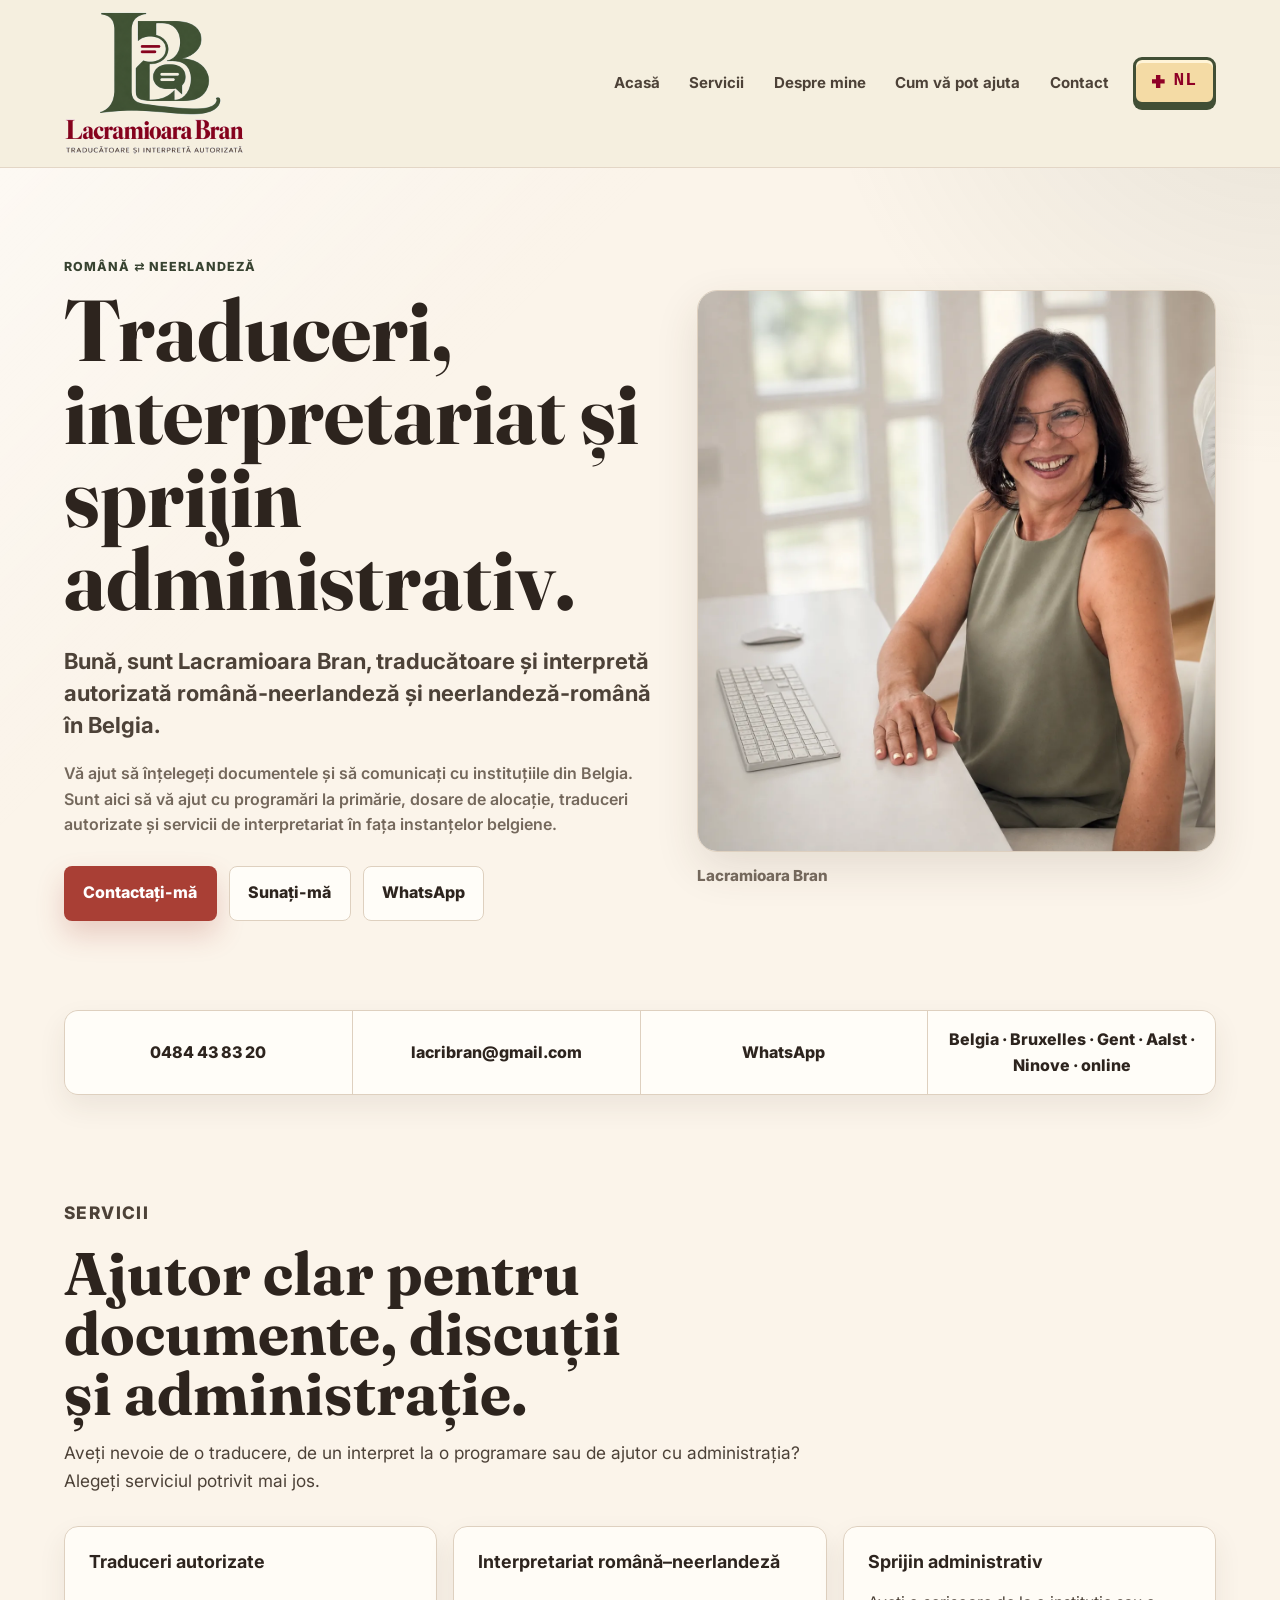
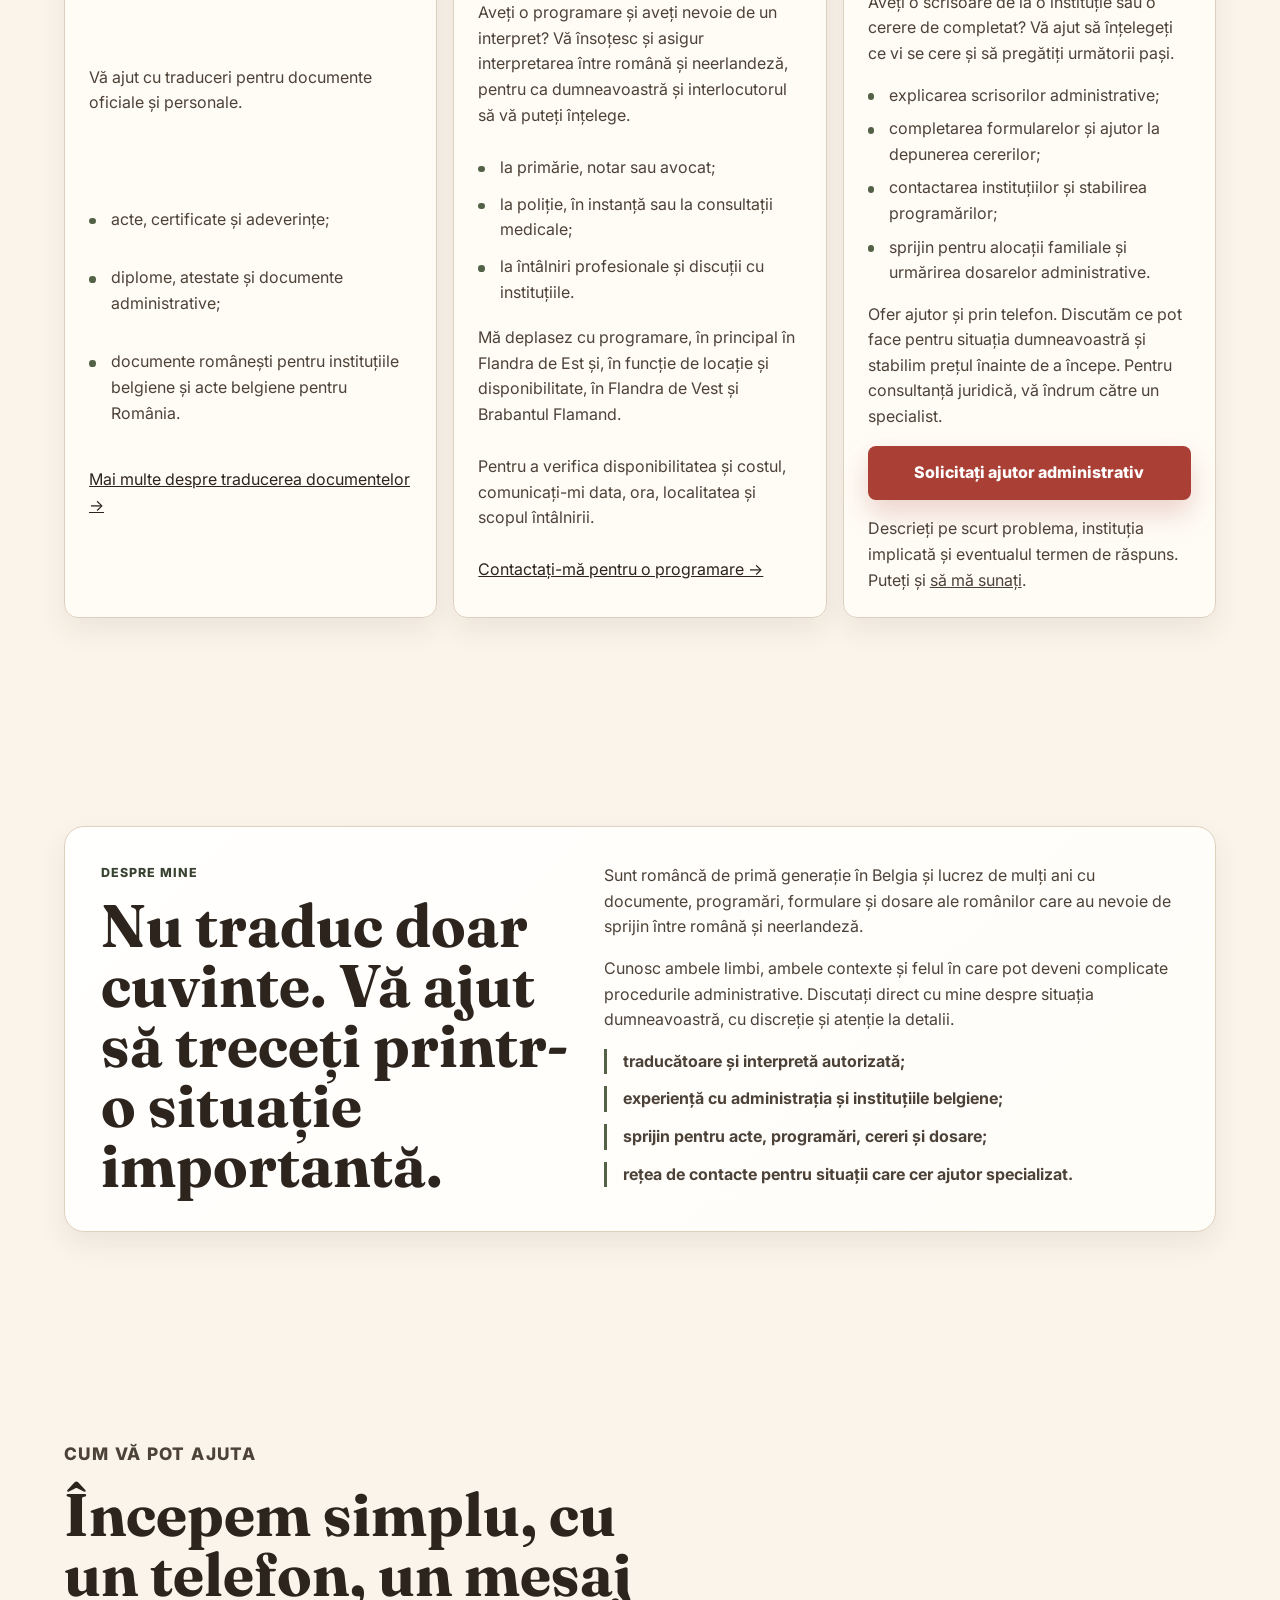
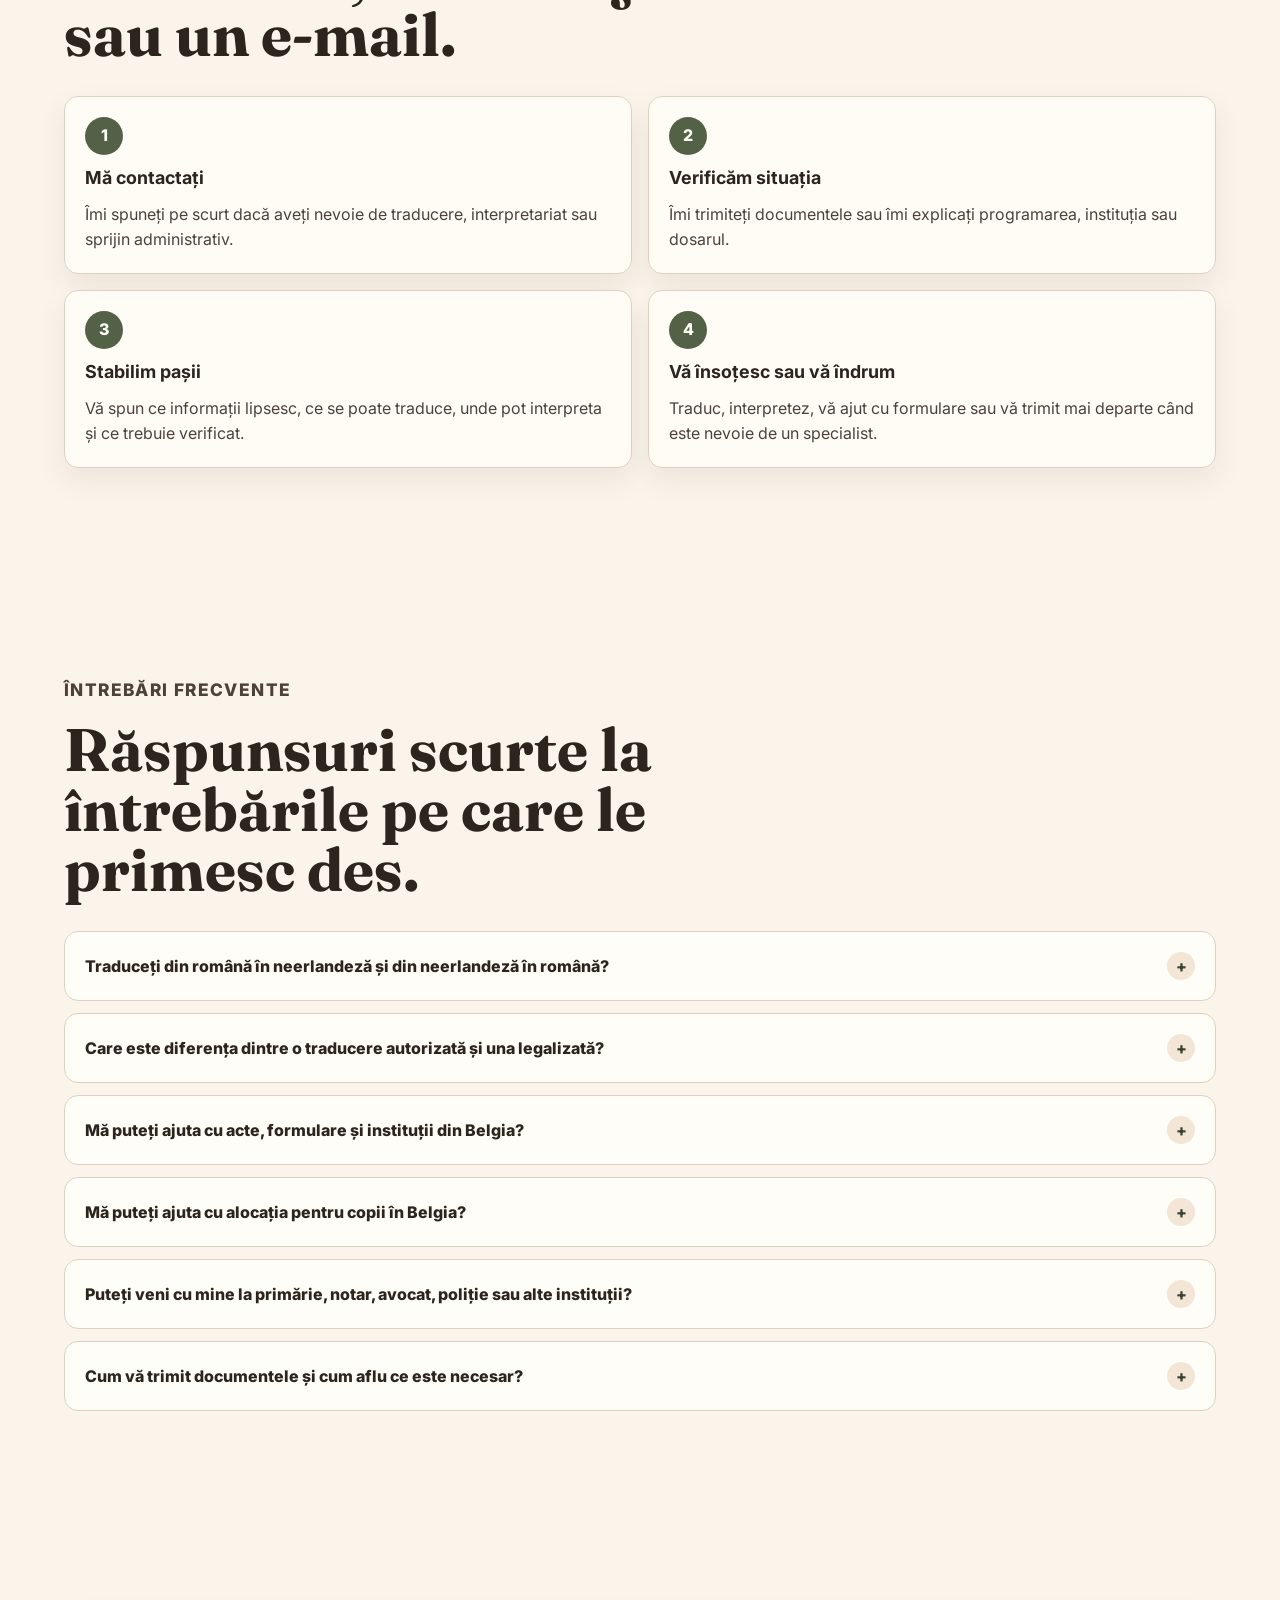
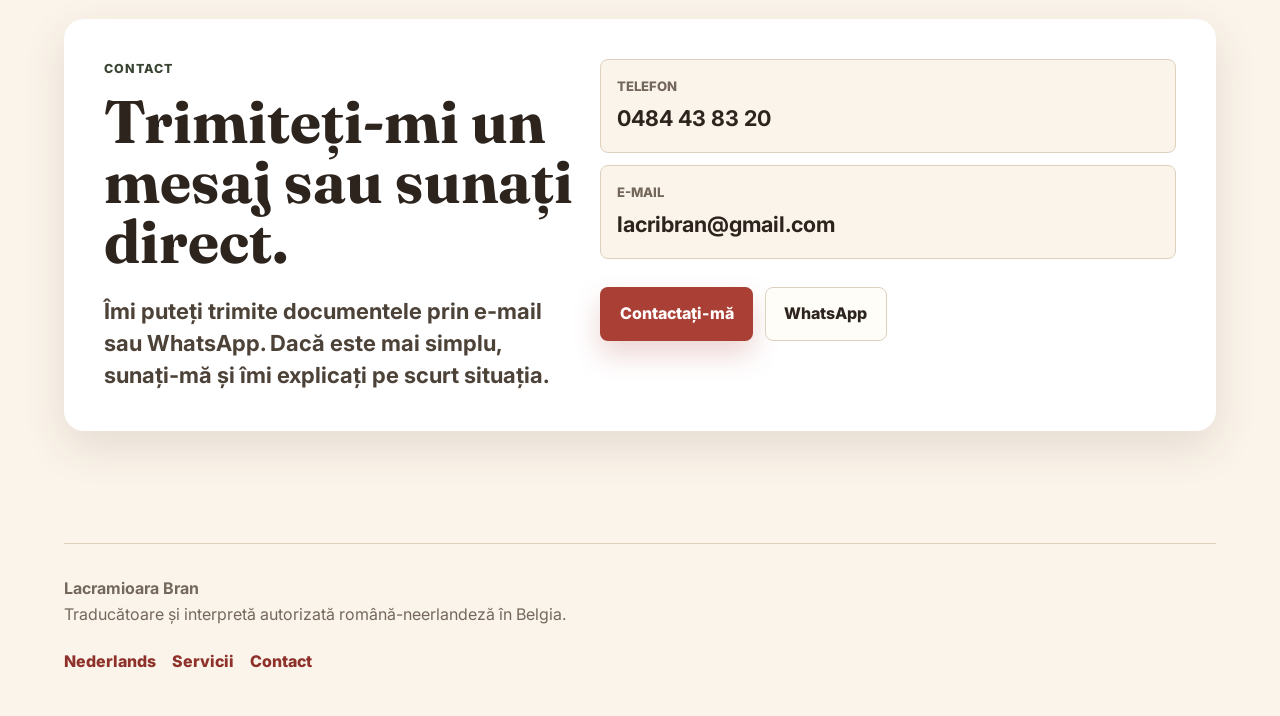
<file: index.html>
<!doctype html>
<html lang="ro">
  <head>
    <meta charset="utf-8">
    <meta name="viewport" content="width=device-width, initial-scale=1">

    <title>Traduceri autorizate Belgia | Lacramioara Bran</title>
    <meta
      name="description"
      content="Traduceri autorizate, interpretariat și sprijin administrativ pentru români în Belgia. Română-neerlandeză, neerlandeză-română, acte, programări și alocații familiale."
    >
    <meta name="theme-color" content="#fbf4ea">
    <meta name="robots" content="index, follow">

    <link rel="canonical" href="https://www.traduceri-belgia.be/">
    <link rel="alternate" hreflang="ro" href="https://www.traduceri-belgia.be/">
    <link rel="alternate" hreflang="nl" href="https://www.traduceri-belgia.be/nl/">
    <link rel="alternate" hreflang="x-default" href="https://www.traduceri-belgia.be/">
    <link rel="icon" href="/favicon.svg" type="image/svg+xml">
    <link rel="preconnect" href="https://fonts.googleapis.com">
    <link rel="preconnect" href="https://fonts.gstatic.com" crossorigin>
    <link
      href="https://fonts.googleapis.com/css2?family=Fraunces:opsz,wght@9..144,600;9..144,700&family=Inter:wght@400;500;600;700;800&display=swap"
      rel="stylesheet"
    >
    <link rel="stylesheet" href="/assets/css/main.css?v=20261018-logo">

    <meta property="og:site_name" content="Lacramioara Bran">
    <meta property="og:title" content="Traduceri autorizate și sprijin pentru acte în Belgia">
    <meta
      property="og:description"
      content="Traducătoare și interpretă autorizată română-neerlandeză pentru traduceri, programări, administrație și alocații familiale în Belgia."
    >
    <meta property="og:type" content="website">
    <meta property="og:url" content="https://www.traduceri-belgia.be/">
    <meta property="og:image" content="https://www.traduceri-belgia.be/assets/images/og-ro.jpg">
    <meta property="og:image:width" content="1200">
    <meta property="og:image:height" content="630">
    <meta property="og:locale" content="ro_RO">

    <meta name="twitter:card" content="summary_large_image">
    <meta name="twitter:title" content="Traduceri autorizate Belgia | Lacramioara Bran">
    <meta
      name="twitter:description"
      content="Traduceri, interpretariat și sprijin administrativ pentru români în Belgia."
    >
    <meta name="twitter:image" content="https://www.traduceri-belgia.be/assets/images/og-ro.jpg">

    <script type="application/ld+json">
      {
        "@context": "https://schema.org",
        "@graph": [
          {
            "@type": "ProfessionalService",
            "@id": "https://www.traduceri-belgia.be/#business",
            "name": "Lacramioara Bran",
            "url": "https://www.traduceri-belgia.be/",
            "image": "https://www.traduceri-belgia.be/assets/images/og-ro.jpg",
            "telephone": "+32484438320",
            "email": "lacribran@gmail.com",
            "areaServed": [
              "Belgia",
              "Bruxelles",
              "Gent",
              "Aalst",
              "Ninove",
              "online"
            ],
            "knowsLanguage": ["ro", "nl"],
            "description": "Traducătoare și interpretă autorizată română-neerlandeză și neerlandeză-română în Belgia.",
            "serviceType": [
              "Traduceri autorizate Belgia",
              "Traduceri acte Belgia",
              "Interpretariat română-neerlandeză",
              "Sprijin administrativ Belgia",
              "Alocații familiale Belgia",
              "Traducător olandeză Belgia"
            ],
            "contactPoint": {
              "@type": "ContactPoint",
              "telephone": "+32484438320",
              "email": "lacribran@gmail.com",
              "contactType": "customer service",
              "availableLanguage": ["Romanian", "Dutch"]
            }
          },
          {
            "@type": "FAQPage",
            "@id": "https://www.traduceri-belgia.be/#intrebari-frecvente",
            "mainEntity": [
              {
                "@type": "Question",
                "name": "Traduceți din română în neerlandeză și din neerlandeză în română?",
                "acceptedAnswer": {
                  "@type": "Answer",
                  "text": "Da. Lucrez în ambele direcții: română-neerlandeză și neerlandeză-română. În Belgia, denumirea oficială este limba neerlandeză. În vorbirea curentă, mulți români folosesc și termenii „olandeză” sau „flamandă”, mai ales când caută online. Dacă aveți acte sau documente pentru Belgia, vă pot ajuta să înțelegeți exact ce traducere este necesară."
                }
              },
              {
                "@type": "Question",
                "name": "Care este diferența dintre o traducere autorizată și una legalizată?",
                "acceptedAnswer": {
                  "@type": "Answer",
                  "text": "O traducere autorizată este realizată de un traducător autorizat sau jurat, în funcție de cerințele documentului și ale instituției. O traducere legalizată poate presupune o etapă formală suplimentară, de exemplu confirmarea semnăturii sau o procedură notarială. Apostila este o altă procedură oficială. Cerințele depind de instituția unde depuneți documentul. Vă pot ajuta să verificați ce vi se cere."
                }
              },
              {
                "@type": "Question",
                "name": "Mă puteți ajuta cu acte, formulare și instituții din Belgia?",
                "acceptedAnswer": {
                  "@type": "Answer",
                  "text": "Da. Vă explic scrisorile administrative, vă ajut să completați formularele și să depuneți cererile, să contactați instituțiile și să stabiliți programări. Ofer sprijin pentru alocații familiale și urmărirea dosarelor administrative. Ajutorul este disponibil și prin telefon. Îmi descrieți situația, instituția implicată și eventualul termen de răspuns; discutăm apoi ce pot face și prețul, înainte de a începe. Pentru consultanță juridică, vă îndrum către un specialist."
                }
              },
              {
                "@type": "Question",
                "name": "Mă puteți ajuta cu alocația pentru copii în Belgia?",
                "acceptedAnswer": {
                  "@type": "Answer",
                  "text": "Da. Am experiență de ani de zile cu dosare pentru alocație pentru copii și alocații familiale în Belgia. Vă pot ajuta să înțelegeți ce documente sunt necesare, să completați formulare, să comunicați cu instituțiile, să pregătiți cererea și să urmăriți dosarul. Fiecare situație poate fi diferită, de aceea este bine să mă contactați cu informațiile și documentele disponibile."
                }
              },
              {
                "@type": "Question",
                "name": "Puteți veni cu mine la primărie, notar, avocat, poliție sau alte instituții?",
                "acceptedAnswer": {
                  "@type": "Answer",
                  "text": "Da, în funcție de disponibilitate, loc și tipul programării. Pot interpreta și vă pot însoți la primărie, notar, avocat, poliție, justiție sau alte instituții unde este nevoie de comunicare clară între română și neerlandeză. Pentru fiecare programare este important să explicați din timp despre ce este vorba, ca să mă pot pregăti corect."
                }
              },
              {
                "@type": "Question",
                "name": "Cum vă trimit documentele și cum aflu ce este necesar?",
                "acceptedAnswer": {
                  "@type": "Answer",
                  "text": "Cel mai simplu este să mă contactați prin telefon, WhatsApp sau e-mail. Spuneți pe scurt de ce aveți nevoie și, dacă este vorba despre documente, trimiteți o copie clară sau explicați despre ce act este vorba. După aceea, vă pot spune ce informații lipsesc, ce pași urmează și dacă este nevoie de traducere, interpretariat, completarea unor formulare sau alt tip de sprijin."
                }
              }
            ]
          }
        ]
      }
    </script>
  </head>

  <body>
    <header class="site-header">
      <div class="header-inner">
        <a class="brand" href="#top" aria-label="Sus">
          <img
            class="brand-logo"
            src="/assets/images/lacramioara-logo-ro.png"
            alt="Lacramioara Bran — traducătoare și interpretă autorizată"
            width="648"
            height="648"
            decoding="async"
            fetchpriority="high"
          >
        </a>

        <nav class="site-nav" aria-label="Navigație principală">
          <a href="#top">Acasă</a>
          <a href="#servicii">Servicii</a>
          <a href="#despre-mine">Despre mine</a>
          <a href="#cum-va-pot-ajuta">Cum vă pot ajuta</a>
          <a href="#contact">Contact</a>
          <a class="language-switch" href="/nl/" hreflang="nl" lang="nl">NL</a>
        </nav>
      </div>
    </header>

    <main id="top">
      <section class="hero" aria-labelledby="hero-title">
        <div class="hero-content">
          <p class="eyebrow">Română ⇄ neerlandeză</p>
          <h1 id="hero-title">Traduceri, interpretariat și sprijin administrativ.</h1>

          <p class="lead">
            Bună, sunt Lacramioara Bran, traducătoare și interpretă
            autorizată română-neerlandeză și neerlandeză-română în Belgia.
          </p>

          <p class="hero-note">
            Vă ajut să înțelegeți documentele și să comunicați cu
            instituțiile din Belgia. Sunt aici să vă ajut cu programări
            la primărie, dosare de alocație, traduceri autorizate și
            servicii de interpretariat în fața instanțelor belgiene.
          </p>

          <div class="hero-actions" aria-label="Contact rapid">
            <a
              class="button button-primary"
              href="mailto:lacribran@gmail.com?subject=Cerere%20traducere%20sau%20sprijin"
            >Contactați-mă</a>
            <a class="button button-secondary" href="tel:+32484438320">Sunați-mă</a>
            <a class="button button-secondary" href="https://wa.me/32484438320">WhatsApp</a>
          </div>
        </div>

        <figure class="hero-media">
          <div class="hero-frame">
            <picture>
              <source
                media="(max-width: 767px)"
                type="image/webp"
                srcset="/assets/images/lacramioara-hero-mobile.webp 840w"
                sizes="calc(100vw - 2rem)"
              >
              <source
                media="(max-width: 767px)"
                srcset="/assets/images/lacramioara-hero-mobile.jpg 840w"
                sizes="calc(100vw - 2rem)"
              >
              <source
                type="image/webp"
                srcset="/assets/images/lacramioara-hero.webp 1200w"
                sizes="(min-width: 928px) 38vw, calc(100vw - 2rem)"
              >
              <img
                class="hero-image"
                src="/assets/images/lacramioara-hero.jpg"
                alt="Lacramioara Bran la birou, traducătoare și interpretă autorizată română-neerlandeză în Belgia"
                width="1200"
                height="1300"
                decoding="async"
                fetchpriority="high"
              >
            </picture>
          </div>
          <figcaption class="photo-caption">Lacramioara Bran</figcaption>
        </figure>
      </section>

      <section class="quick-contact" aria-label="Date de contact rapide">
        <a href="tel:+32484438320">0484 43 83 20</a>
        <a href="mailto:lacribran@gmail.com">lacribran@gmail.com</a>
        <a href="https://wa.me/32484438320">WhatsApp</a>
        <span>Belgia · Bruxelles · Gent · Aalst · Ninove · online</span>
      </section>

      <section class="section" id="servicii" aria-labelledby="servicii-title">
        <div class="section-header">
          <p class="eyebrow">Servicii</p>
          <h2 id="servicii-title">Ajutor clar pentru documente, discuții și administrație.</h2>
          <p>
            Aveți nevoie de o traducere, de un interpret la o programare
            sau de ajutor cu administrația? Alegeți serviciul potrivit mai jos.
          </p>
        </div>

        <div class="services-grid">
          <article class="card service-card">
            <h3>Traduceri autorizate</h3>
            <p>Vă ajut cu traduceri pentru documente oficiale și personale.</p>

            <ul class="service-list">
              <li>acte, certificate și adeverințe;</li>
              <li>diplome, atestate și documente administrative;</li>
              <li>
                documente românești pentru instituțiile belgiene
                și acte belgiene pentru România.
              </li>
            </ul>

            <a href="/traduceri-belgia.html">
              Mai multe despre traducerea documentelor →
            </a>
          </article>

          <article class="card service-card">
            <h3>Interpretariat română–neerlandeză</h3>
            <p>
              Aveți o programare și aveți nevoie de un interpret?
              Vă însoțesc și asigur interpretarea între română și
              neerlandeză, pentru ca dumneavoastră și interlocutorul
              să vă puteți înțelege.
            </p>

            <ul class="service-list">
              <li>la primărie, notar sau avocat;</li>
              <li>la poliție, în instanță sau la consultații medicale;</li>
              <li>la întâlniri profesionale și discuții cu instituțiile.</li>
            </ul>

            <p>
              Mă deplasez cu programare, în principal în Flandra de Est
              și, în funcție de locație și disponibilitate, în Flandra
              de Vest și Brabantul Flamand.
            </p>

            <p>
              Pentru a verifica disponibilitatea și costul, comunicați-mi
              data, ora, localitatea și scopul întâlnirii.
            </p>

            <a href="#contact">Contactați-mă pentru o programare →</a>
          </article>

          <article class="card service-card">
            <h3>Sprijin administrativ</h3>
            <p>
              Aveți o scrisoare de la o instituție sau o cerere de completat?
              Vă ajut să înțelegeți ce vi se cere și să pregătiți următorii pași.
            </p>

            <ul class="service-list">
              <li>explicarea scrisorilor administrative;</li>
              <li>completarea formularelor și ajutor la depunerea cererilor;</li>
              <li>contactarea instituțiilor și stabilirea programărilor;</li>
              <li>
                sprijin pentru alocații familiale și urmărirea
                dosarelor administrative.
              </li>
            </ul>

            <p>
              Ofer ajutor și prin telefon. Discutăm ce pot face pentru
              situația dumneavoastră și stabilim prețul înainte de a începe.
              Pentru consultanță juridică, vă îndrum către un specialist.
            </p>

            <a
              class="button button-primary"
              href="mailto:lacribran@gmail.com?subject=Solicitare%20sprijin%20administrativ"
            >Solicitați ajutor administrativ</a>

            <p>
              Descrieți pe scurt problema, instituția implicată și
              eventualul termen de răspuns.
              Puteți și <a href="tel:+32484438320">să mă sunați</a>.
            </p>
          </article>
        </div>
      </section>

      <section class="section" id="despre-mine" aria-labelledby="despre-title">
        <div class="about-panel card">
          <div>
            <p class="eyebrow">Despre mine</p>
            <h2 id="despre-title">
              Nu traduc doar cuvinte. Vă ajut să treceți printr-o situație importantă.
            </h2>
          </div>

          <div class="about-copy">
            <p>
              Sunt româncă de primă generație în Belgia și lucrez de mulți
              ani cu documente, programări, formulare și dosare ale românilor
              care au nevoie de sprijin între română și neerlandeză.
            </p>

            <p>
              Cunosc ambele limbi, ambele contexte și felul în care pot
              deveni complicate procedurile administrative. Discutați
              direct cu mine despre situația dumneavoastră, cu discreție
              și atenție la detalii.
            </p>

            <ul class="trust-list">
              <li>traducătoare și interpretă autorizată;</li>
              <li>experiență cu administrația și instituțiile belgiene;</li>
              <li>sprijin pentru acte, programări, cereri și dosare;</li>
              <li>rețea de contacte pentru situații care cer ajutor specializat.</li>
            </ul>
          </div>
        </div>
      </section>

      <section
        class="section"
        id="cum-va-pot-ajuta"
        aria-labelledby="proces-title"
      >
        <div class="section-header">
          <p class="eyebrow">Cum vă pot ajuta</p>
          <h2 id="proces-title">
            Începem simplu, cu un telefon, un mesaj sau un e-mail.
          </h2>
        </div>

        <div class="process-grid">
          <article class="card process-card">
            <span class="step-number">1</span>
            <h3>Mă contactați</h3>
            <p>
              Îmi spuneți pe scurt dacă aveți nevoie de traducere,
              interpretariat sau sprijin administrativ.
            </p>
          </article>

          <article class="card process-card">
            <span class="step-number">2</span>
            <h3>Verificăm situația</h3>
            <p>
              Îmi trimiteți documentele sau îmi explicați programarea,
              instituția sau dosarul.
            </p>
          </article>

          <article class="card process-card">
            <span class="step-number">3</span>
            <h3>Stabilim pașii</h3>
            <p>
              Vă spun ce informații lipsesc, ce se poate traduce,
              unde pot interpreta și ce trebuie verificat.
            </p>
          </article>

          <article class="card process-card">
            <span class="step-number">4</span>
            <h3>Vă însoțesc sau vă îndrum</h3>
            <p>
              Traduc, interpretez, vă ajut cu formulare sau vă trimit
              mai departe când este nevoie de un specialist.
            </p>
          </article>
        </div>
      </section>

      <section
        class="section"
        id="intrebari-frecvente"
        aria-labelledby="faq-title"
      >
        <div class="section-header">
          <p class="eyebrow">Întrebări frecvente</p>
          <h2 id="faq-title">
            Răspunsuri scurte la întrebările pe care le primesc des.
          </h2>
        </div>

        <div class="faq-list">
          <details class="faq-item">
            <summary>
              Traduceți din română în neerlandeză și din neerlandeză în română?
            </summary>
            <p>
              Da. Lucrez în ambele direcții: română-neerlandeză și
              neerlandeză-română. În Belgia, denumirea oficială este limba
              neerlandeză. În vorbirea curentă, mulți români folosesc și
              termenii „olandeză” sau „flamandă”, mai ales când caută online.
              Dacă aveți acte sau documente pentru Belgia, vă pot ajuta
              să înțelegeți exact ce traducere este necesară.
            </p>
          </details>

          <details class="faq-item">
            <summary>
              Care este diferența dintre o traducere autorizată și una legalizată?
            </summary>
            <p>
              O traducere autorizată este realizată de un traducător
              autorizat sau jurat, în funcție de cerințele documentului și
              ale instituției. O traducere legalizată poate presupune o
              etapă formală suplimentară, de exemplu confirmarea semnăturii
              sau o procedură notarială. Apostila este o altă procedură
              oficială. Cerințele depind de instituția unde depuneți
              documentul. Vă pot ajuta să verificați ce vi se cere.
            </p>
          </details>

          <details class="faq-item">
            <summary>
              Mă puteți ajuta cu acte, formulare și instituții din Belgia?
            </summary>
            <p>
              Da. Vă explic scrisorile administrative, vă ajut să
              completați formularele și să depuneți cererile, să contactați
              instituțiile și să stabiliți programări. Ofer sprijin pentru
              alocații familiale și urmărirea dosarelor administrative.
              Ajutorul este disponibil și prin telefon. Îmi descrieți
              situația, instituția implicată și eventualul termen de
              răspuns; discutăm apoi ce pot face și prețul, înainte de
              a începe. Pentru consultanță juridică, vă îndrum către
              un specialist.
            </p>
          </details>

          <details class="faq-item">
            <summary>
              Mă puteți ajuta cu alocația pentru copii în Belgia?
            </summary>
            <p>
              Da. Am experiență de ani de zile cu dosare pentru alocație
              pentru copii și alocații familiale în Belgia. Vă pot ajuta
              să înțelegeți ce documente sunt necesare, să completați
              formulare, să comunicați cu instituțiile, să pregătiți
              cererea și să urmăriți dosarul. Fiecare situație poate fi
              diferită, de aceea este bine să mă contactați cu informațiile
              și documentele disponibile.
            </p>
          </details>

          <details class="faq-item">
            <summary>
              Puteți veni cu mine la primărie, notar, avocat, poliție sau alte instituții?
            </summary>
            <p>
              Da, în funcție de disponibilitate, loc și tipul programării.
              Pot interpreta și vă pot însoți la primărie, notar, avocat,
              poliție, justiție sau alte instituții unde este nevoie de
              comunicare clară între română și neerlandeză. Pentru fiecare
              programare este important să explicați din timp despre ce
              este vorba, ca să mă pot pregăti corect.
            </p>
          </details>

          <details class="faq-item">
            <summary>
              Cum vă trimit documentele și cum aflu ce este necesar?
            </summary>
            <p>
              Cel mai simplu este să mă contactați prin telefon, WhatsApp
              sau e-mail. Spuneți pe scurt de ce aveți nevoie și, dacă
              este vorba despre documente, trimiteți o copie clară sau
              explicați despre ce act este vorba. După aceea, vă pot
              spune ce informații lipsesc, ce pași urmează și dacă este
              nevoie de traducere, interpretariat, completarea unor
              formulare sau alt tip de sprijin.
            </p>
          </details>
        </div>
      </section>

      <section
        class="section contact-section"
        id="contact"
        aria-labelledby="contact-title"
      >
        <div class="contact-panel">
          <div>
            <p class="eyebrow">Contact</p>
            <h2 id="contact-title">Trimiteți-mi un mesaj sau sunați direct.</h2>
            <p class="lead">
              Îmi puteți trimite documentele prin e-mail sau WhatsApp.
              Dacă este mai simplu, sunați-mă și îmi explicați pe scurt situația.
            </p>
          </div>

          <div>
            <div class="contact-lines">
              <a class="contact-line" href="tel:+32484438320">
                <span>Telefon</span>
                <strong>0484 43 83 20</strong>
              </a>

              <a class="contact-line" href="mailto:lacribran@gmail.com">
                <span>E-mail</span>
                <strong>lacribran@gmail.com</strong>
              </a>
            </div>

            <div class="contact-actions">
              <a
                class="button button-primary"
                href="mailto:lacribran@gmail.com?subject=Cerere%20traducere%20sau%20sprijin"
              >Contactați-mă</a>
              <a
                class="button button-secondary"
                href="https://wa.me/32484438320"
              >WhatsApp</a>
            </div>
          </div>
        </div>
      </section>
    </main>

    <footer class="site-footer">
      <div>
        <strong>Lacramioara Bran</strong><br>
        Traducătoare și interpretă autorizată română-neerlandeză în Belgia.
      </div>

      <nav class="footer-links" aria-label="Linkuri secundare">
        <a href="/nl/" hreflang="nl" lang="nl">Nederlands</a>
        <a href="#servicii">Servicii</a>
        <a href="#contact">Contact</a>
      </nav>
    </footer>
  </body>
</html>
</file>
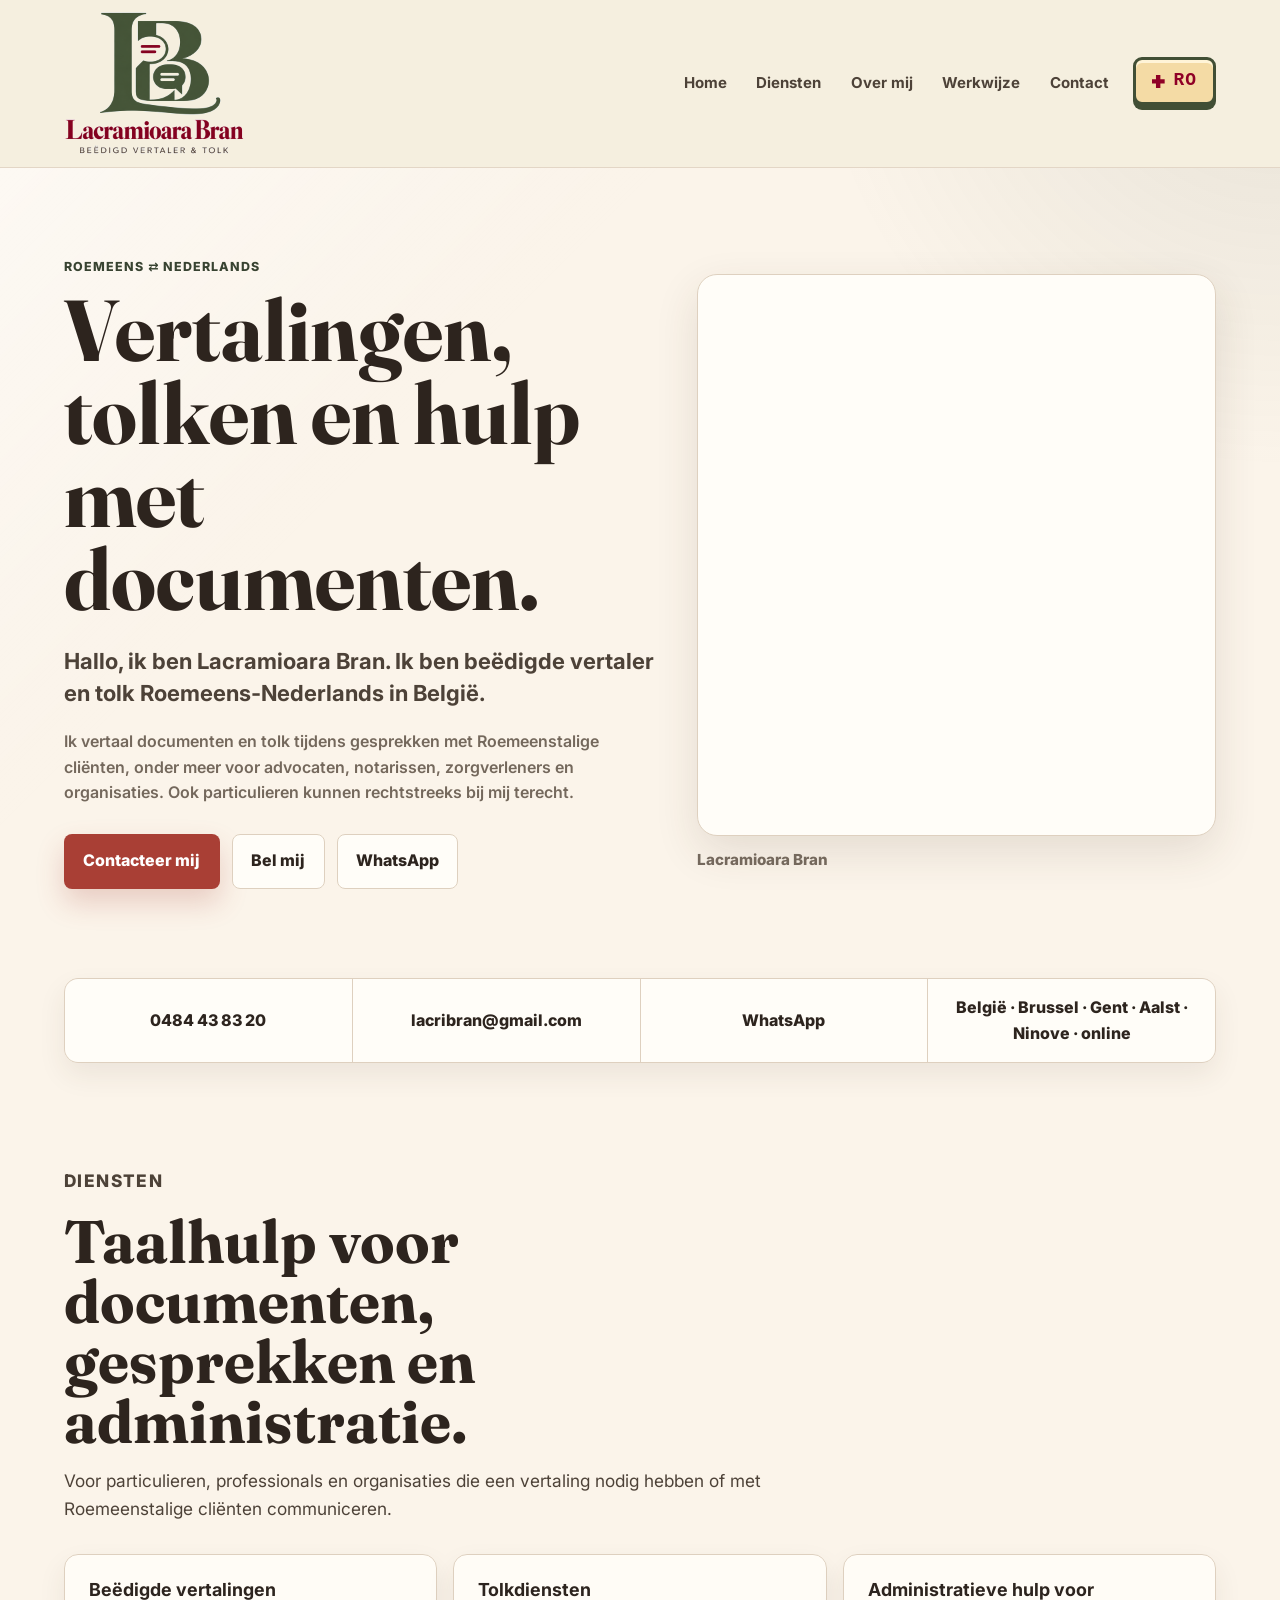
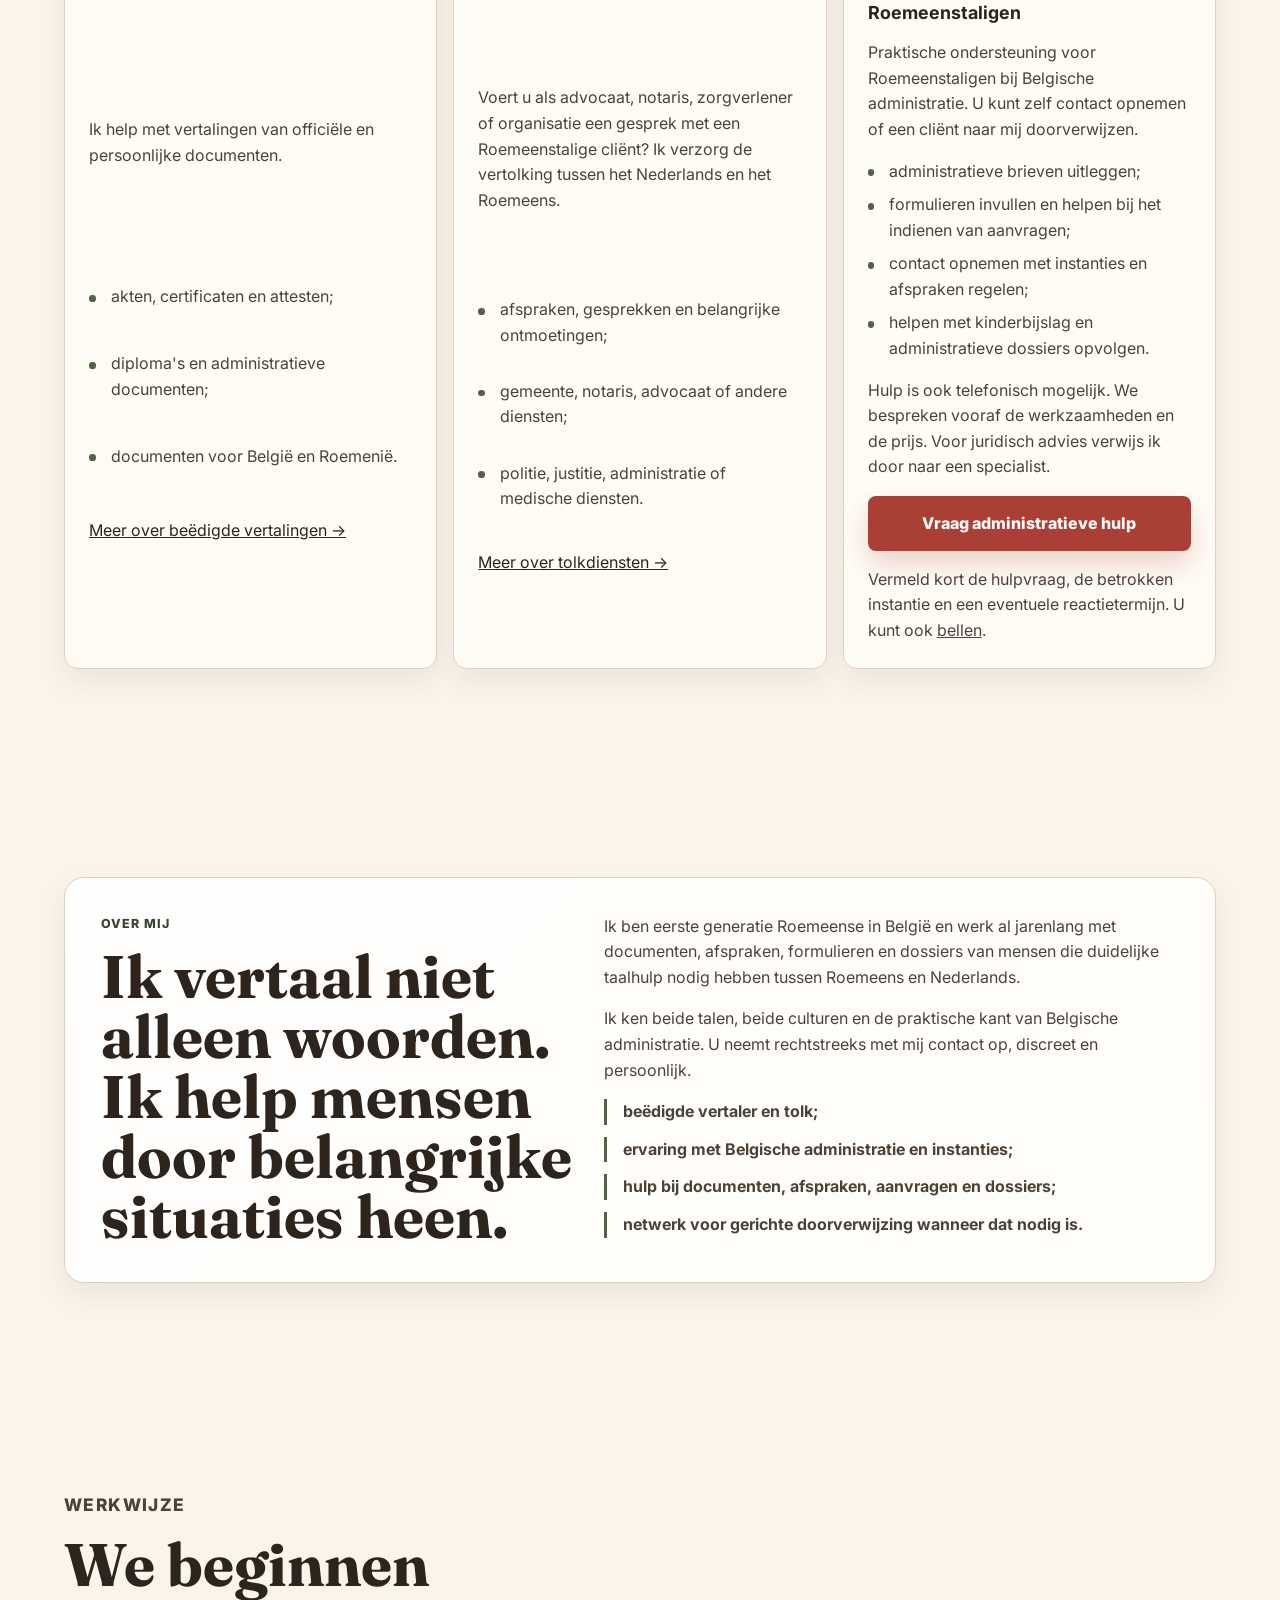
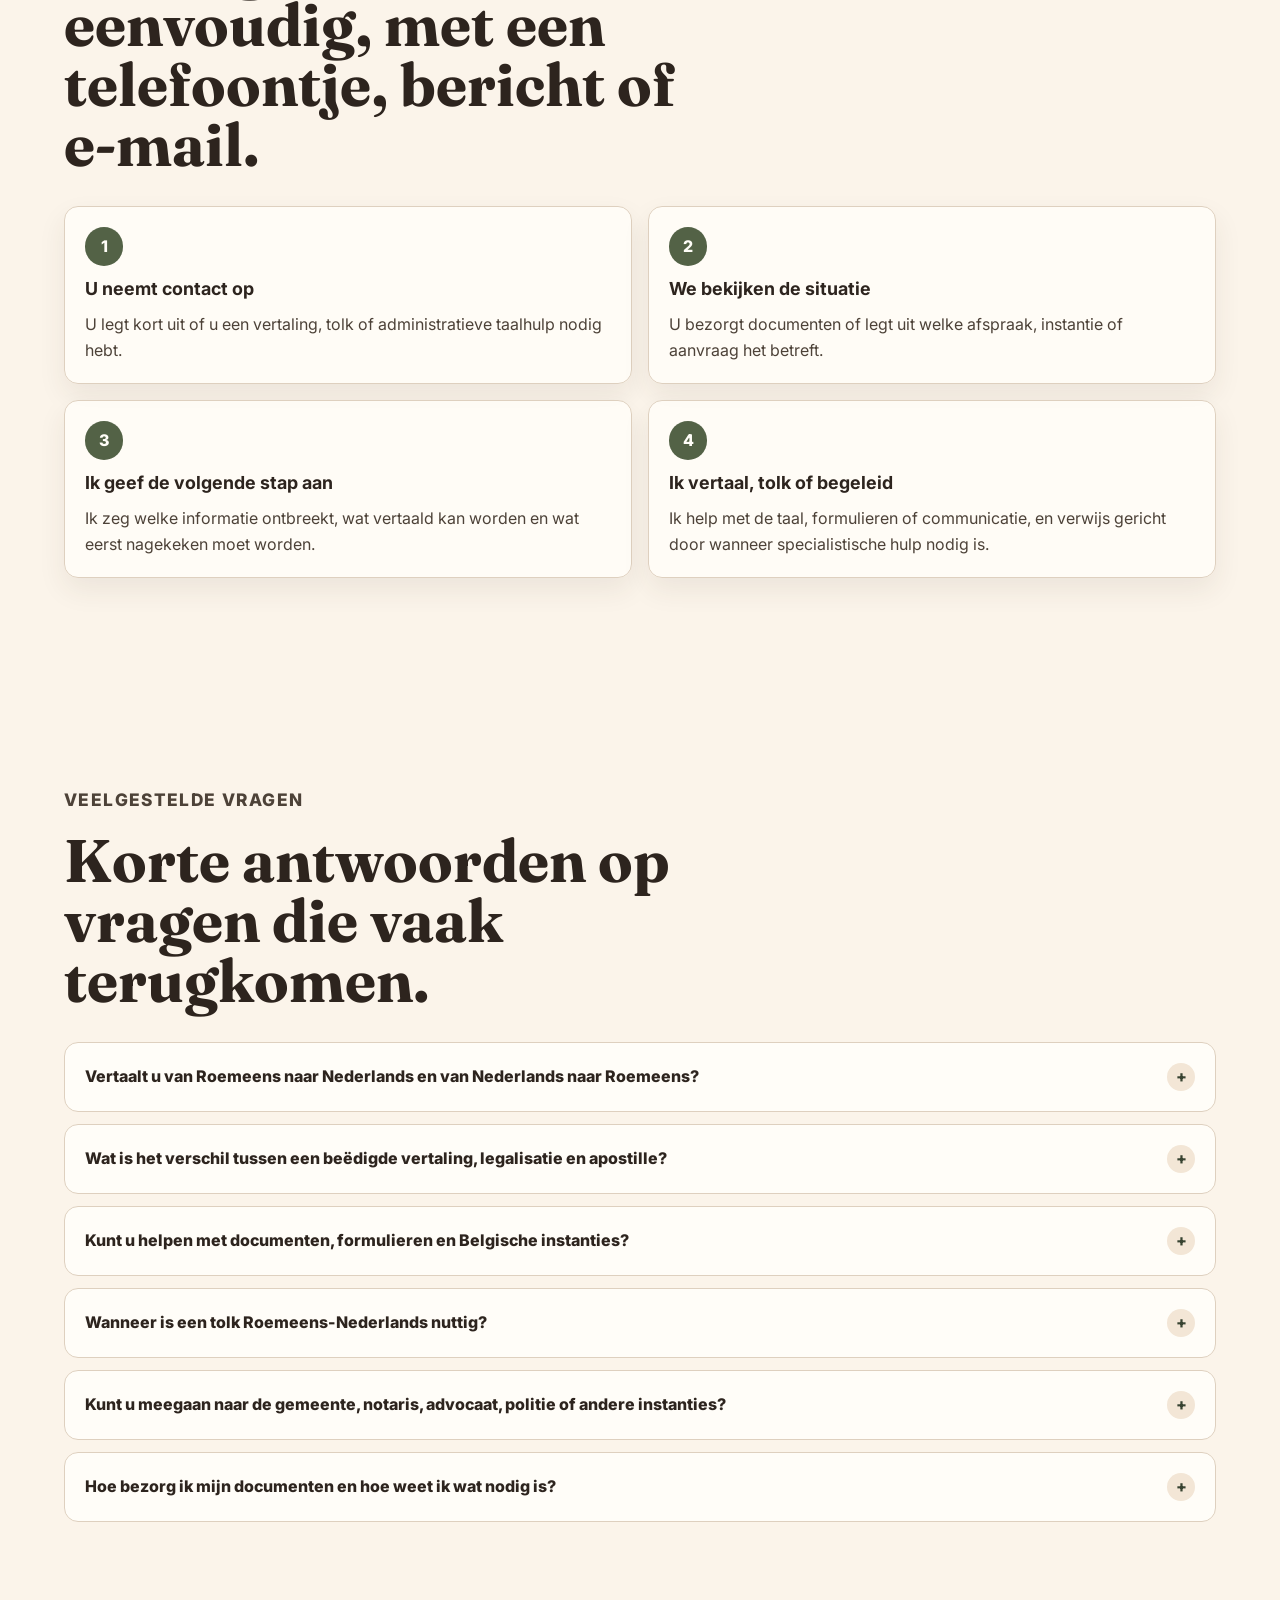
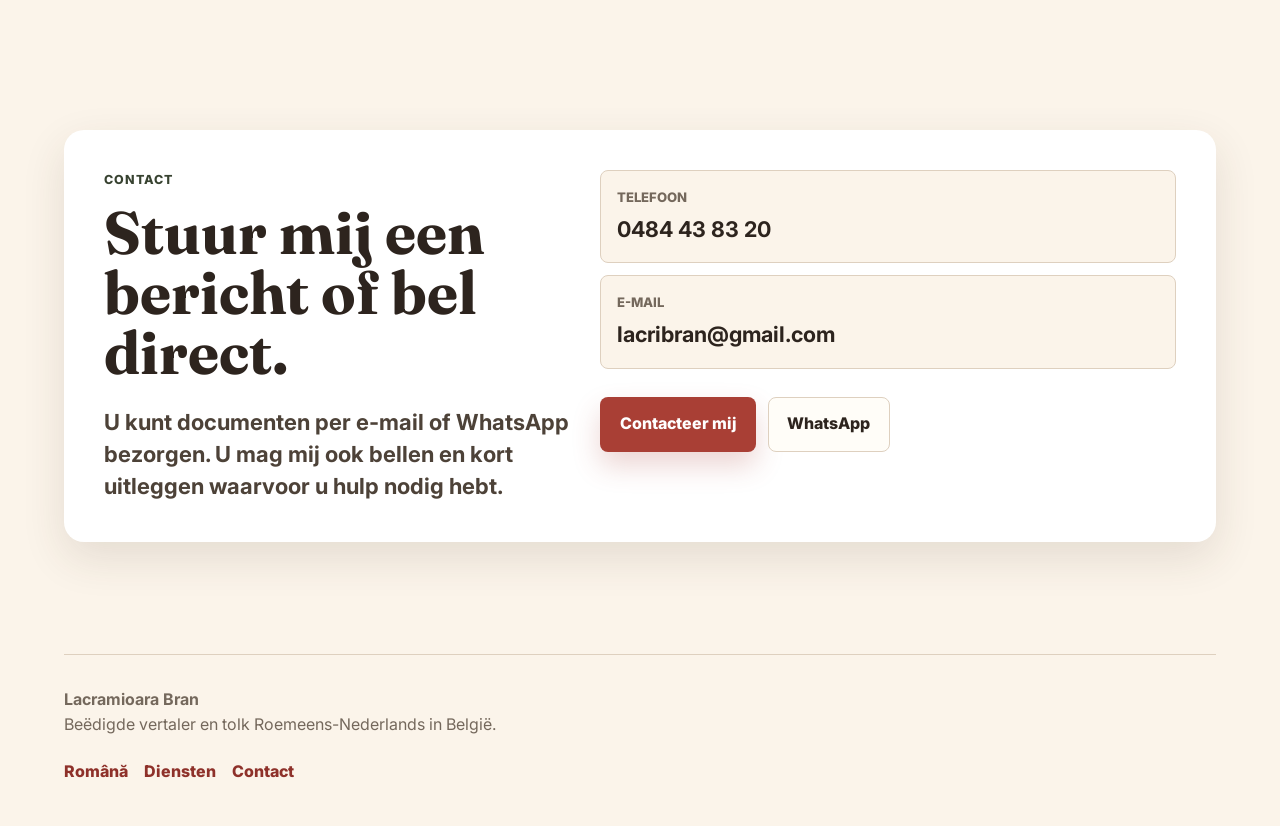
<file: nl/index.html>
<!doctype html>
<html lang="nl">
  <head>
    <meta charset="utf-8">
    <meta name="viewport" content="width=device-width, initial-scale=1">

    <title>Beëdigde vertaler en tolk Roemeens-Nederlands | Lacramioara Bran</title>
    <meta
      name="description"
      content="Beëdigde vertalingen, tolkdiensten en administratieve taalhulp Roemeens-Nederlands in België. Lacramioara Bran helpt met documenten, afspraken en Belgische instanties."
    >
    <meta name="theme-color" content="#fbf4ea">
    <meta name="robots" content="index, follow">

    <link rel="canonical" href="https://www.traduceri-belgia.be/nl/">
    <link rel="alternate" hreflang="ro" href="https://www.traduceri-belgia.be/">
    <link rel="alternate" hreflang="nl" href="https://www.traduceri-belgia.be/nl/">
    <link rel="alternate" hreflang="x-default" href="https://www.traduceri-belgia.be/">
    <link rel="icon" href="/favicon.svg" type="image/svg+xml">
    <link rel="preconnect" href="https://fonts.googleapis.com">
    <link rel="preconnect" href="https://fonts.gstatic.com" crossorigin>
    <link
      href="https://fonts.googleapis.com/css2?family=Fraunces:opsz,wght@9..144,600;9..144,700&family=Inter:wght@400;500;600;700;800&display=swap"
      rel="stylesheet"
    >
    <link rel="stylesheet" href="/assets/css/main.css?v=20261018-logo">

    <meta property="og:site_name" content="Lacramioara Bran">
    <meta property="og:title" content="Beëdigde vertaler en tolk Roemeens-Nederlands">
    <meta
      property="og:description"
      content="Vertalingen, tolken en administratieve taalhulp tussen Roemeens en Nederlands in België."
    >
    <meta property="og:type" content="website">
    <meta property="og:url" content="https://www.traduceri-belgia.be/nl/">
    <meta property="og:image" content="https://www.traduceri-belgia.be/assets/images/og-nl.jpg">
    <meta property="og:image:width" content="1200">
    <meta property="og:image:height" content="630">
    <meta property="og:locale" content="nl_BE">

    <meta name="twitter:card" content="summary_large_image">
    <meta name="twitter:title" content="Beëdigde vertaler en tolk Roemeens-Nederlands">
    <meta
      name="twitter:description"
      content="Vertalingen, tolken en administratieve taalhulp Roemeens-Nederlands in België."
    >
    <meta name="twitter:image" content="https://www.traduceri-belgia.be/assets/images/og-nl.jpg">

    <script type="application/ld+json">
      {
        "@context": "https://schema.org",
        "@graph": [
          {
            "@type": "ProfessionalService",
            "@id": "https://www.traduceri-belgia.be/nl/#business",
            "name": "Lacramioara Bran",
            "url": "https://www.traduceri-belgia.be/nl/",
            "image": "https://www.traduceri-belgia.be/assets/images/og-nl.jpg",
            "telephone": "+32484438320",
            "email": "lacribran@gmail.com",
            "areaServed": [
              "België",
              "Brussel",
              "Gent",
              "Aalst",
              "Ninove",
              "online"
            ],
            "knowsLanguage": ["ro", "nl"],
            "description": "Beëdigde vertaler en tolk Roemeens-Nederlands en Nederlands-Roemeens in België.",
            "serviceType": [
              "Beëdigde vertaler Roemeens Nederlands",
              "Beëdigde tolk Roemeens Nederlands",
              "Vertaler Nederlands Roemeens",
              "Administratieve taalhulp",
              "Kinderbijslag België"
            ],
            "contactPoint": {
              "@type": "ContactPoint",
              "telephone": "+32484438320",
              "email": "lacribran@gmail.com",
              "contactType": "customer service",
              "availableLanguage": ["Romanian", "Dutch"]
            }
          },
          {
            "@type": "FAQPage",
            "@id": "https://www.traduceri-belgia.be/nl/#veelgestelde-vragen",
            "mainEntity": [
              {
                "@type": "Question",
                "name": "Vertaalt u van Roemeens naar Nederlands en van Nederlands naar Roemeens?",
                "acceptedAnswer": {
                  "@type": "Answer",
                  "text": "Ja. Ik vertaal documenten tussen Roemeens en Nederlands. Als u niet zeker weet welk type vertaling nodig is, kan ik mee bekijken wat de ontvangende instantie vraagt."
                }
              },
              {
                "@type": "Question",
                "name": "Wat is het verschil tussen een beëdigde vertaling, legalisatie en apostille?",
                "acceptedAnswer": {
                  "@type": "Answer",
                  "text": "Een beëdigde of geautoriseerde vertaling wordt gemaakt door een bevoegde vertaler. Soms vraagt een instantie daarnaast een bijkomende formele stap, zoals een legalisatie van een handtekening of een notariële bevestiging. Een apostille is nog een andere officiële procedure. Wat nodig is, hangt af van het document en van de instantie waar u het indient. Ik kan helpen nagaan wat gevraagd wordt."
                }
              },
              {
                "@type": "Question",
                "name": "Kunt u helpen met documenten, formulieren en Belgische instanties?",
                "acceptedAnswer": {
                  "@type": "Answer",
                  "text": "Ja. Ik ondersteun Roemeenstaligen bij Belgische administratie: brieven uitleggen, formulieren invullen, helpen bij het indienen van aanvragen, contact opnemen met instanties en afspraken regelen. Ik help ook met kinderbijslag en de opvolging van administratieve dossiers. Dit kan ook telefonisch. Vermeld de hulpvraag, de betrokken instantie en een eventuele reactietermijn. We bespreken vooraf de werkzaamheden en de prijs. Voor juridisch advies verwijs ik door naar een specialist."
                }
              },
              {
                "@type": "Question",
                "name": "Wanneer is een tolk Roemeens-Nederlands nuttig?",
                "acceptedAnswer": {
                  "@type": "Answer",
                  "text": "Als u als advocaat, notaris, dienstverlener of particulier een gesprek hebt met iemand die Roemeens spreekt, kan ik helpen om de communicatie duidelijk en rustig te laten verlopen. Ik tolk tussen Roemeens en Nederlands tijdens afspraken en gesprekken, afhankelijk van beschikbaarheid en de aard van de situatie."
                }
              },
              {
                "@type": "Question",
                "name": "Kunt u meegaan naar de gemeente, notaris, advocaat, politie of andere instanties?",
                "acceptedAnswer": {
                  "@type": "Answer",
                  "text": "Ja, afhankelijk van beschikbaarheid, plaats en aard van de afspraak. Ik kan tolken en begeleiden bij de gemeente, notaris, advocaat, politie, justitie of andere instanties waar duidelijke communicatie tussen Roemeens en Nederlands nodig is. Het is belangrijk om vooraf kort uit te leggen waarvoor de afspraak dient, zodat ik mij goed kan voorbereiden."
                }
              },
              {
                "@type": "Question",
                "name": "Hoe bezorg ik mijn documenten en hoe weet ik wat nodig is?",
                "acceptedAnswer": {
                  "@type": "Answer",
                  "text": "Neem eerst contact op via telefoon, WhatsApp of e-mail. Leg kort uit waarvoor u hulp nodig hebt. Als het om documenten gaat, kunt u een duidelijke kopie bezorgen of uitleggen om welk document het gaat. Daarna kan ik aangeven welke informatie nog nodig is, welke stappen volgen en of vertaling, tolken, formulieren of administratieve begeleiding aangewezen zijn."
                }
              }
            ]
          }
        ]
      }
    </script>
  </head>

  <body>
    <header class="site-header">
      <div class="header-inner">
        <a class="brand" href="#top" aria-label="Naar boven">
          <img
            class="brand-logo"
            src="/assets/images/lacramioara-logo.png"
            alt="Lacramioara Bran — beëdigd vertaler &amp; tolk"
            width="648"
            height="648"
            decoding="async"
            fetchpriority="high"
          >
        </a>

        <nav class="site-nav" aria-label="Hoofdnavigatie">
          <a href="#top">Home</a>
          <a href="#diensten">Diensten</a>
          <a href="#over-mij">Over mij</a>
          <a href="#werkwijze">Werkwijze</a>
          <a href="#contact">Contact</a>
          <a class="language-switch" href="/" hreflang="ro" lang="ro">RO</a>
        </nav>
      </div>
    </header>

    <main id="top">
      <section class="hero" aria-labelledby="hero-title">
        <div class="hero-content">
          <p class="eyebrow">Roemeens ⇄ Nederlands</p>
          <h1 id="hero-title">Vertalingen, tolken en hulp met documenten.</h1>

          <p class="lead">
            Hallo, ik ben Lacramioara Bran. Ik ben beëdigde vertaler
            en tolk Roemeens-Nederlands in België.
          </p>

          <p class="hero-note">
            Ik vertaal documenten en tolk tijdens gesprekken met
            Roemeenstalige cliënten, onder meer voor advocaten, notarissen,
            zorgverleners en organisaties. Ook particulieren kunnen
            rechtstreeks bij mij terecht.
          </p>

          <div class="hero-actions" aria-label="Snel contact">
            <a
              class="button button-primary"
              href="mailto:lacribran@gmail.com?subject=Aanvraag%20vertaling%20of%20taalhulp"
            >Contacteer mij</a>
            <a class="button button-secondary" href="tel:+32484438320">Bel mij</a>
            <a class="button button-secondary" href="https://wa.me/32484438320">WhatsApp</a>
          </div>
        </div>

        <figure class="hero-media">
          <div class="hero-frame">
            <picture>
              <source
                media="(max-width: 767px)"
                type="image/webp"
                srcset="/assets/images/lacramioara-hero-mobile.webp 840w"
                sizes="calc(100vw - 2rem)"
              >
              <source
                media="(max-width: 767px)"
                srcset="/assets/images/lacramioara-hero-mobile.jpg 840w"
                sizes="calc(100vw - 2rem)"
              >
              <source
                type="image/webp"
                srcset="/assets/images/lacramioara-hero.webp 1200w"
                sizes="(min-width: 928px) 38vw, calc(100vw - 2rem)"
              >
              <img
                class="hero-image"
                src="/assets/images/lacramioara-hero.jpg"
                alt="Lacramioara Bran aan haar bureau, beëdigde vertaler en tolk Roemeens-Nederlands in België"
                width="1200"
                height="1300"
                decoding="async"
                fetchpriority="high"
              >
            </picture>
          </div>
          <figcaption class="photo-caption">Lacramioara Bran</figcaption>
        </figure>
      </section>

      <section class="quick-contact" aria-label="Snelle contactgegevens">
        <a href="tel:+32484438320">0484 43 83 20</a>
        <a href="mailto:lacribran@gmail.com">lacribran@gmail.com</a>
        <a href="https://wa.me/32484438320">WhatsApp</a>
        <span>België · Brussel · Gent · Aalst · Ninove · online</span>
      </section>

      <section class="section" id="diensten" aria-labelledby="diensten-title">
        <div class="section-header">
          <p class="eyebrow">Diensten</p>
          <h2 id="diensten-title">
            Taalhulp voor documenten, gesprekken en administratie.
          </h2>
          <p>
            Voor particulieren, professionals en organisaties die een
            vertaling nodig hebben of met Roemeenstalige cliënten communiceren.
          </p>
        </div>

        <div class="services-grid">
          <article class="card service-card">
            <h3>Beëdigde vertalingen</h3>
            <p>
              Ik help met vertalingen van officiële en persoonlijke documenten.
            </p>

            <ul class="service-list">
              <li>akten, certificaten en attesten;</li>
              <li>diploma's en administratieve documenten;</li>
              <li>documenten voor België en Roemenië.</li>
            </ul>

            <a href="/vertaler-nederlands-roemeens.html">
              Meer over beëdigde vertalingen →
            </a>
          </article>

          <article class="card service-card">
            <h3>Tolkdiensten</h3>
            <p>
              Voert u als advocaat, notaris, zorgverlener of organisatie
              een gesprek met een Roemeenstalige cliënt? Ik verzorg de
              vertolking tussen het Nederlands en het Roemeens.
            </p>

            <ul class="service-list">
              <li>afspraken, gesprekken en belangrijke ontmoetingen;</li>
              <li>gemeente, notaris, advocaat of andere diensten;</li>
              <li>politie, justitie, administratie of medische diensten.</li>
            </ul>

            <a href="/tolk-roemeens-nederlands.html">
              Meer over tolkdiensten →
            </a>
          </article>

          <article class="card service-card">
            <h3>Administratieve hulp voor Roemeenstaligen</h3>
            <p>
              Praktische ondersteuning voor Roemeenstaligen bij Belgische
              administratie. U kunt zelf contact opnemen of een cliënt
              naar mij doorverwijzen.
            </p>

            <ul class="service-list">
              <li>administratieve brieven uitleggen;</li>
              <li>formulieren invullen en helpen bij het indienen van aanvragen;</li>
              <li>contact opnemen met instanties en afspraken regelen;</li>
              <li>helpen met kinderbijslag en administratieve dossiers opvolgen.</li>
            </ul>

            <p>
              Hulp is ook telefonisch mogelijk. We bespreken vooraf de
              werkzaamheden en de prijs. Voor juridisch advies verwijs
              ik door naar een specialist.
            </p>

            <a
              class="button button-primary"
              href="mailto:lacribran@gmail.com?subject=Aanvraag%20administratieve%20hulp"
            >Vraag administratieve hulp</a>

            <p>
              Vermeld kort de hulpvraag, de betrokken instantie en een
              eventuele reactietermijn.
              U kunt ook <a href="tel:+32484438320">bellen</a>.
            </p>
          </article>
        </div>
      </section>

      <section class="section" id="over-mij" aria-labelledby="over-title">
        <div class="about-panel card">
          <div>
            <p class="eyebrow">Over mij</p>
            <h2 id="over-title">
              Ik vertaal niet alleen woorden. Ik help mensen door
              belangrijke situaties heen.
            </h2>
          </div>

          <div class="about-copy">
            <p>
              Ik ben eerste generatie Roemeense in België en werk al
              jarenlang met documenten, afspraken, formulieren en dossiers
              van mensen die duidelijke taalhulp nodig hebben tussen
              Roemeens en Nederlands.
            </p>

            <p>
              Ik ken beide talen, beide culturen en de praktische kant
              van Belgische administratie. U neemt rechtstreeks met
              mij contact op, discreet en persoonlijk.
            </p>

            <ul class="trust-list">
              <li>beëdigde vertaler en tolk;</li>
              <li>ervaring met Belgische administratie en instanties;</li>
              <li>hulp bij documenten, afspraken, aanvragen en dossiers;</li>
              <li>netwerk voor gerichte doorverwijzing wanneer dat nodig is.</li>
            </ul>
          </div>
        </div>
      </section>

      <section
        class="section"
        id="werkwijze"
        aria-labelledby="werkwijze-title"
      >
        <div class="section-header">
          <p class="eyebrow">Werkwijze</p>
          <h2 id="werkwijze-title">
            We beginnen eenvoudig, met een telefoontje, bericht of e-mail.
          </h2>
        </div>

        <div class="process-grid">
          <article class="card process-card">
            <span class="step-number">1</span>
            <h3>U neemt contact op</h3>
            <p>
              U legt kort uit of u een vertaling, tolk of administratieve
              taalhulp nodig hebt.
            </p>
          </article>

          <article class="card process-card">
            <span class="step-number">2</span>
            <h3>We bekijken de situatie</h3>
            <p>
              U bezorgt documenten of legt uit welke afspraak, instantie
              of aanvraag het betreft.
            </p>
          </article>

          <article class="card process-card">
            <span class="step-number">3</span>
            <h3>Ik geef de volgende stap aan</h3>
            <p>
              Ik zeg welke informatie ontbreekt, wat vertaald kan worden
              en wat eerst nagekeken moet worden.
            </p>
          </article>

          <article class="card process-card">
            <span class="step-number">4</span>
            <h3>Ik vertaal, tolk of begeleid</h3>
            <p>
              Ik help met de taal, formulieren of communicatie, en verwijs
              gericht door wanneer specialistische hulp nodig is.
            </p>
          </article>
        </div>
      </section>

      <section
        class="section"
        id="veelgestelde-vragen"
        aria-labelledby="faq-title"
      >
        <div class="section-header">
          <p class="eyebrow">Veelgestelde vragen</p>
          <h2 id="faq-title">
            Korte antwoorden op vragen die vaak terugkomen.
          </h2>
        </div>

        <div class="faq-list">
          <details class="faq-item">
            <summary>
              Vertaalt u van Roemeens naar Nederlands en van Nederlands naar Roemeens?
            </summary>
            <p>
              Ja. Ik vertaal documenten tussen Roemeens en Nederlands.
              Als u niet zeker weet welk type vertaling nodig is,
              kan ik mee bekijken wat de ontvangende instantie vraagt.
            </p>
          </details>

          <details class="faq-item">
            <summary>
              Wat is het verschil tussen een beëdigde vertaling, legalisatie en apostille?
            </summary>
            <p>
              Een beëdigde of geautoriseerde vertaling wordt gemaakt door
              een bevoegde vertaler. Soms vraagt een instantie daarnaast
              een bijkomende formele stap, zoals een legalisatie van een
              handtekening of een notariële bevestiging. Een apostille is
              nog een andere officiële procedure. Wat nodig is, hangt af
              van het document en van de instantie waar u het indient.
              Ik kan helpen nagaan wat gevraagd wordt.
            </p>
          </details>

          <details class="faq-item">
            <summary>
              Kunt u helpen met documenten, formulieren en Belgische instanties?
            </summary>
            <p>
              Ja. Ik ondersteun Roemeenstaligen bij Belgische administratie:
              brieven uitleggen, formulieren invullen, helpen bij het
              indienen van aanvragen, contact opnemen met instanties en
              afspraken regelen. Ik help ook met kinderbijslag en de
              opvolging van administratieve dossiers. Dit kan ook telefonisch.
              Vermeld de hulpvraag, de betrokken instantie en een eventuele
              reactietermijn. We bespreken vooraf de werkzaamheden en de
              prijs. Voor juridisch advies verwijs ik door naar een specialist.
            </p>
          </details>

          <details class="faq-item">
            <summary>Wanneer is een tolk Roemeens-Nederlands nuttig?</summary>
            <p>
              Als u als advocaat, notaris, dienstverlener of particulier
              een gesprek hebt met iemand die Roemeens spreekt, kan ik
              helpen om de communicatie duidelijk en rustig te laten
              verlopen. Ik tolk tussen Roemeens en Nederlands tijdens
              afspraken en gesprekken, afhankelijk van beschikbaarheid
              en de aard van de situatie.
            </p>
          </details>

          <details class="faq-item">
            <summary>
              Kunt u meegaan naar de gemeente, notaris, advocaat, politie of andere instanties?
            </summary>
            <p>
              Ja, afhankelijk van beschikbaarheid, plaats en aard van de
              afspraak. Ik kan tolken en begeleiden bij de gemeente,
              notaris, advocaat, politie, justitie of andere instanties
              waar duidelijke communicatie tussen Roemeens en Nederlands
              nodig is. Het is belangrijk om vooraf kort uit te leggen
              waarvoor de afspraak dient, zodat ik mij goed kan voorbereiden.
            </p>
          </details>

          <details class="faq-item">
            <summary>Hoe bezorg ik mijn documenten en hoe weet ik wat nodig is?</summary>
            <p>
              Neem eerst contact op via telefoon, WhatsApp of e-mail.
              Leg kort uit waarvoor u hulp nodig hebt. Als het om documenten
              gaat, kunt u een duidelijke kopie bezorgen of uitleggen om
              welk document het gaat. Daarna kan ik aangeven welke informatie
              nog nodig is, welke stappen volgen en of vertaling, tolken,
              formulieren of administratieve begeleiding aangewezen zijn.
            </p>
          </details>
        </div>
      </section>

      <section
        class="section contact-section"
        id="contact"
        aria-labelledby="contact-title"
      >
        <div class="contact-panel">
          <div>
            <p class="eyebrow">Contact</p>
            <h2 id="contact-title">Stuur mij een bericht of bel direct.</h2>
            <p class="lead">
              U kunt documenten per e-mail of WhatsApp bezorgen. U mag mij
              ook bellen en kort uitleggen waarvoor u hulp nodig hebt.
            </p>
          </div>

          <div>
            <div class="contact-lines">
              <a class="contact-line" href="tel:+32484438320">
                <span>Telefoon</span>
                <strong>0484 43 83 20</strong>
              </a>

              <a class="contact-line" href="mailto:lacribran@gmail.com">
                <span>E-mail</span>
                <strong>lacribran@gmail.com</strong>
              </a>
            </div>

            <div class="contact-actions">
              <a
                class="button button-primary"
                href="mailto:lacribran@gmail.com?subject=Aanvraag%20vertaling%20of%20taalhulp"
              >Contacteer mij</a>
              <a
                class="button button-secondary"
                href="https://wa.me/32484438320"
              >WhatsApp</a>
            </div>
          </div>
        </div>
      </section>
    </main>

    <footer class="site-footer">
      <div>
        <strong>Lacramioara Bran</strong><br>
        Beëdigde vertaler en tolk Roemeens-Nederlands in België.
      </div>

      <nav class="footer-links" aria-label="Secundaire links">
        <a href="/" hreflang="ro" lang="ro">Română</a>
        <a href="#diensten">Diensten</a>
        <a href="#contact">Contact</a>
      </nav>
    </footer>
  </body>
</html>
</file>
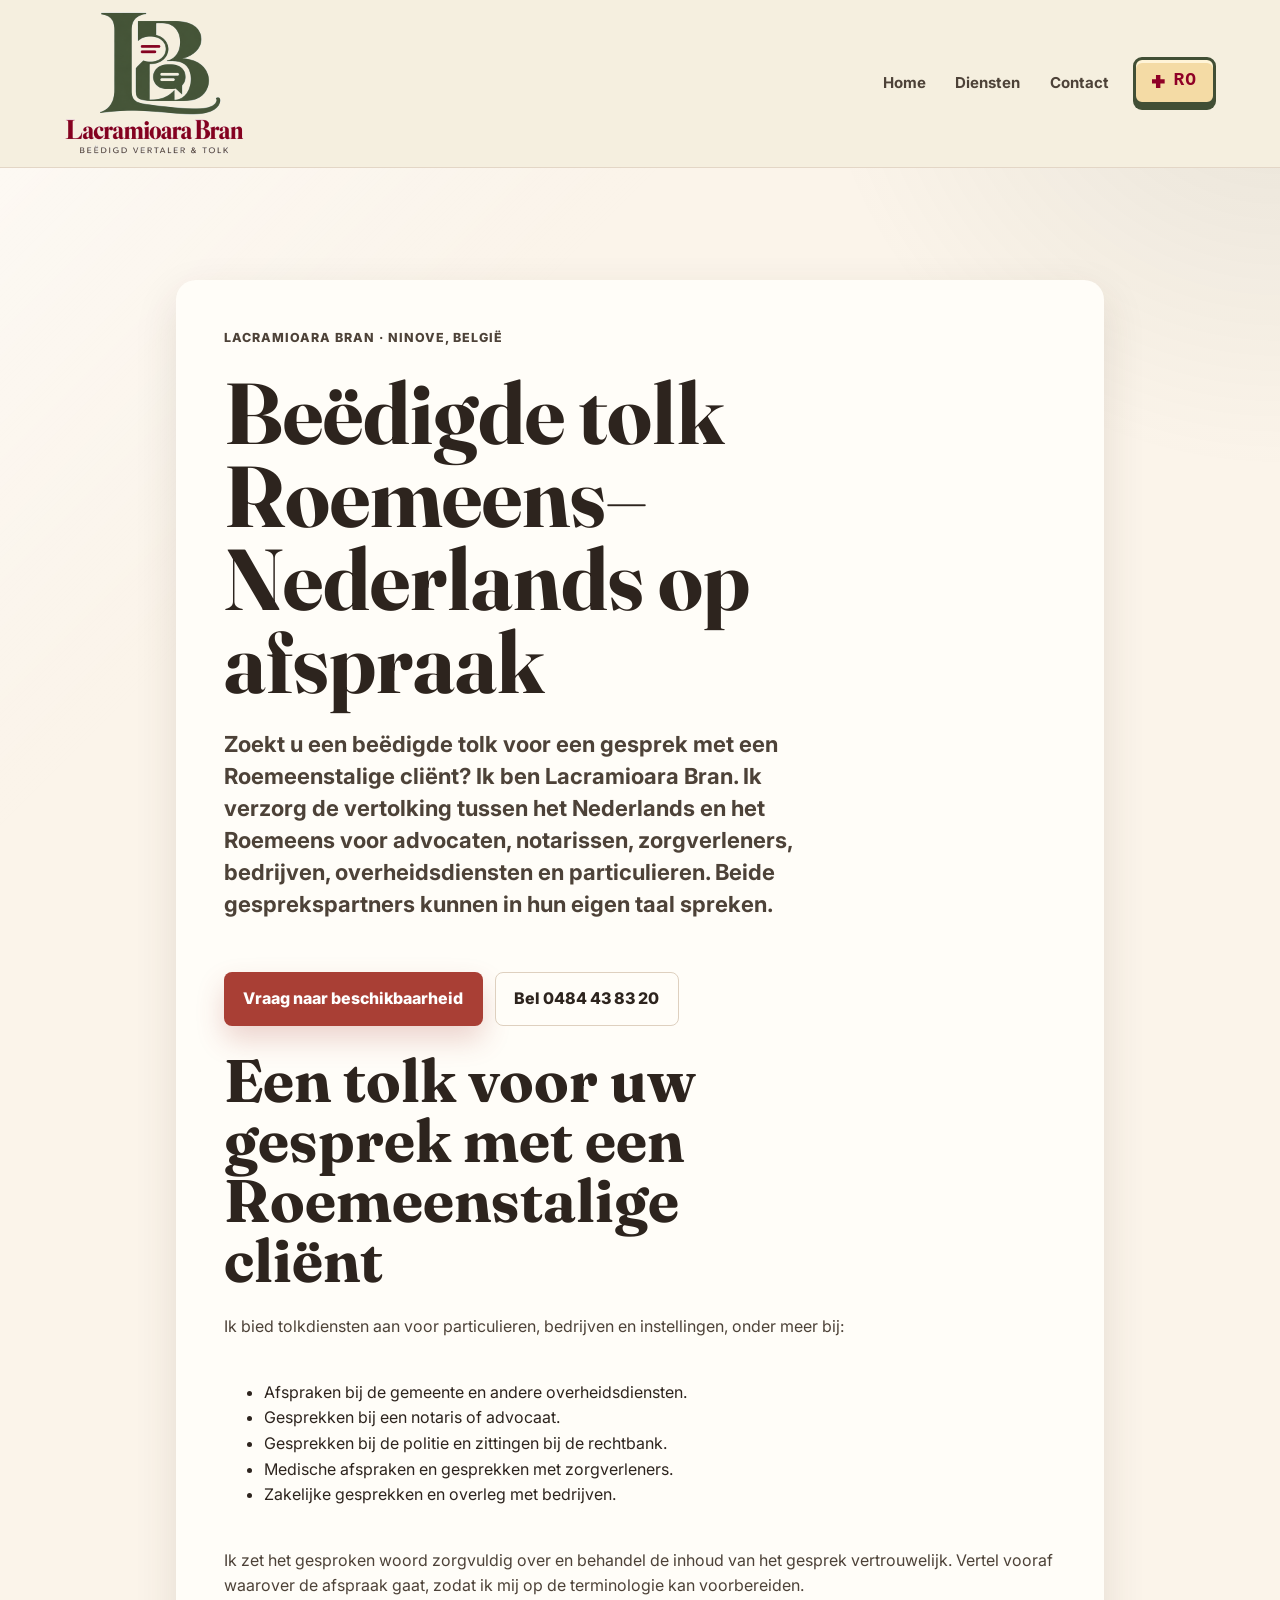
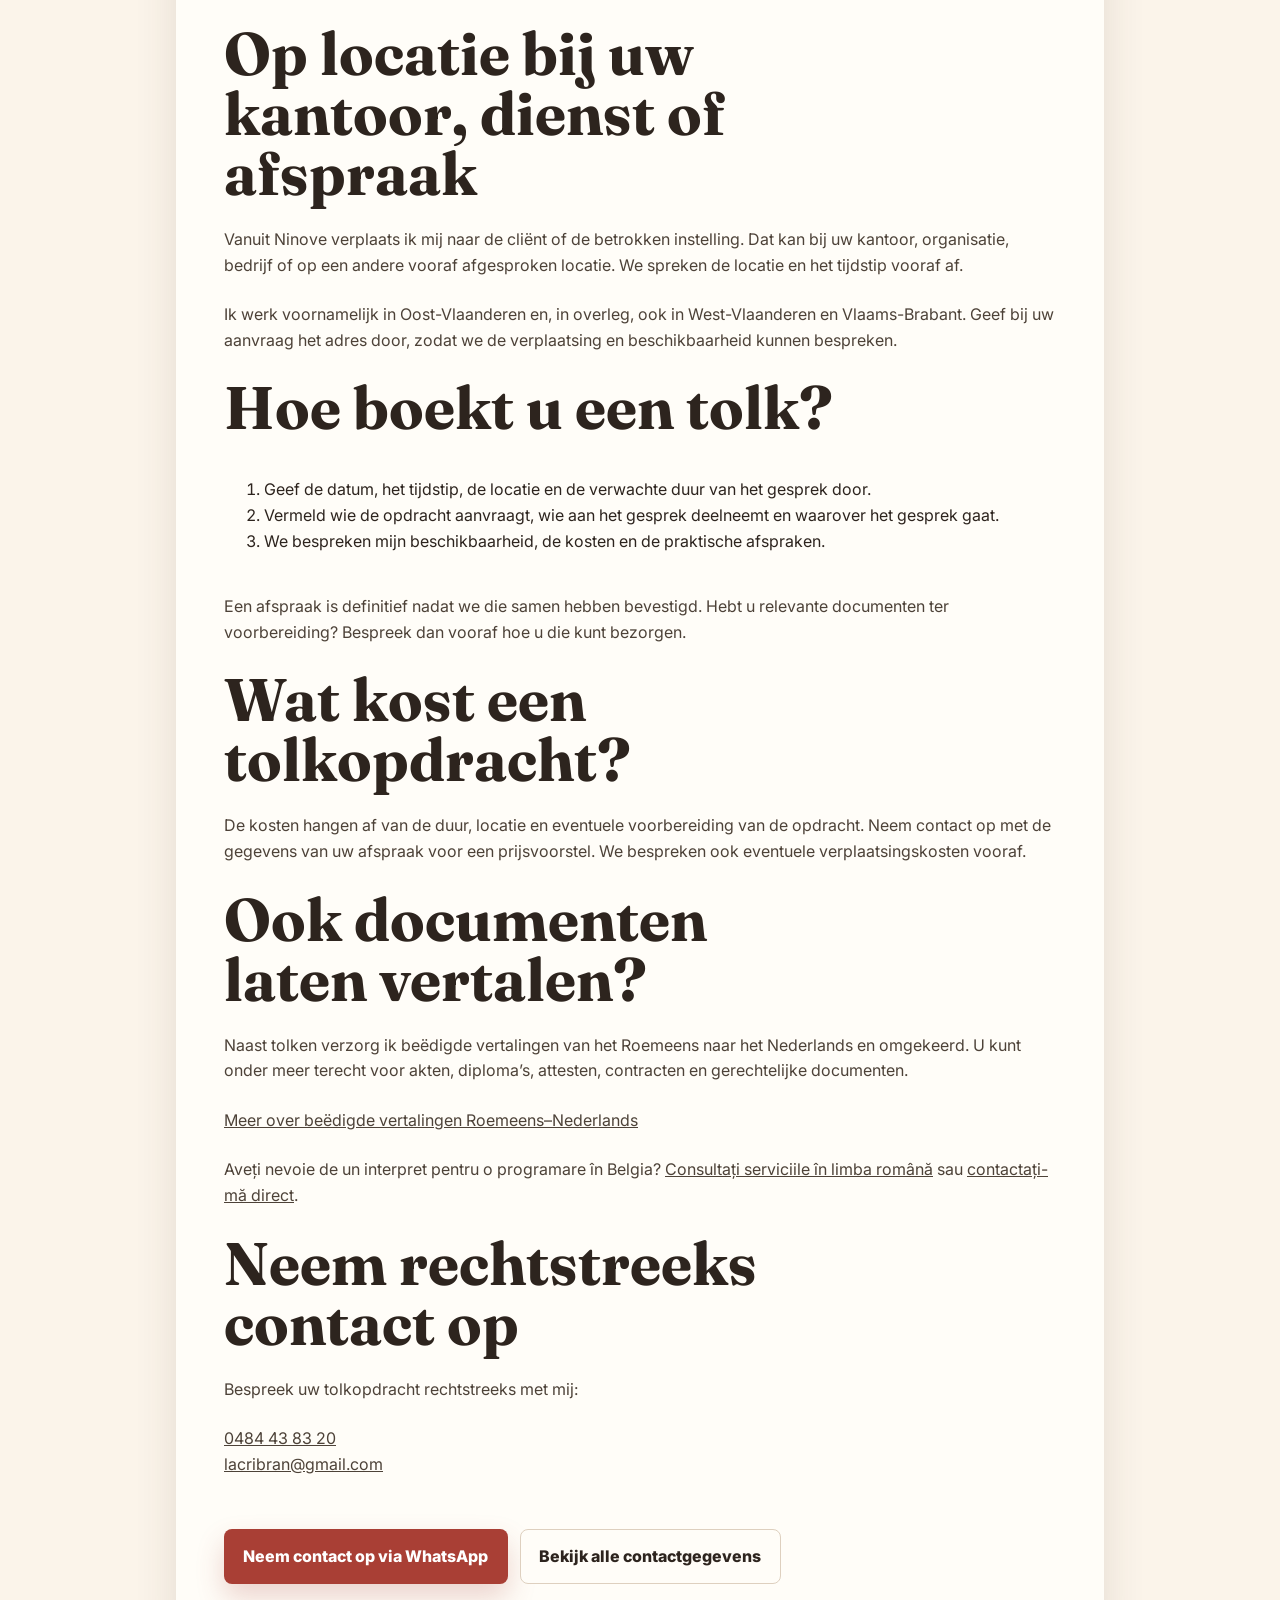
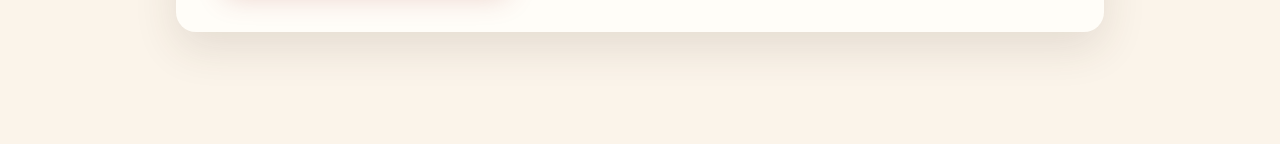
<file: tolk-roemeens-nederlands.html>
<!doctype html>
<html lang="nl">
  <head>
    <meta charset="utf-8">
    <meta name="viewport" content="width=device-width, initial-scale=1">

    <title>Beëdigde tolk Roemeens–Nederlands | Ninove | Lacramioara Bran</title>
    <meta
      name="description"
      content="Beëdigde tolk voor gesprekken met Roemeenstalige cliënten. Voor advocaten, notarissen, zorgverleners en organisaties. Op locatie, op afspraak."
    >
    <meta name="theme-color" content="#fbf4ea">
    <meta name="robots" content="index, follow">

    <link rel="canonical" href="https://www.traduceri-belgia.be/tolk-roemeens-nederlands.html">
    <link rel="icon" href="/favicon.svg" type="image/svg+xml">
    <link rel="preconnect" href="https://fonts.googleapis.com">
    <link rel="preconnect" href="https://fonts.gstatic.com" crossorigin>
    <link href="https://fonts.googleapis.com/css2?family=Fraunces:opsz,wght@9..144,600;9..144,700&family=Inter:wght@400;500;600;700;800&display=swap" rel="stylesheet">
    <link rel="stylesheet" href="/assets/css/main.css?v=20261018-logo">

    <meta property="og:site_name" content="Lacramioara Bran">
    <meta property="og:title" content="Beëdigde tolk Roemeens–Nederlands op afspraak">
    <meta property="og:description" content="Persoonlijke tolkdiensten bij officiële, medische en zakelijke gesprekken. Vanuit Ninove, met verplaatsing op afspraak.">
    <meta property="og:type" content="website">
    <meta property="og:url" content="https://www.traduceri-belgia.be/tolk-roemeens-nederlands.html">
    <meta property="og:image" content="https://www.traduceri-belgia.be/assets/images/og-nl.jpg">
    <meta property="og:image:width" content="1200">
    <meta property="og:image:height" content="630">
    <meta property="og:locale" content="nl_BE">
    <meta name="twitter:card" content="summary_large_image">
    <meta name="twitter:image" content="https://www.traduceri-belgia.be/assets/images/og-nl.jpg">

    <script type="application/ld+json">
      {
        "@context": "https://schema.org",
        "@type": "ProfessionalService",
        "name": "Lacramioara Bran",
        "url": "https://www.traduceri-belgia.be/tolk-roemeens-nederlands.html",
        "image": "https://www.traduceri-belgia.be/assets/images/og-nl.jpg",
        "telephone": "+32484438320",
        "email": "lacribran@gmail.com",
        "address": {
          "@type": "PostalAddress",
          "addressLocality": "Ninove",
          "postalCode": "9400",
          "addressCountry": "BE"
        },
        "areaServed": [
          "Oost-Vlaanderen",
          "West-Vlaanderen",
          "Vlaams-Brabant"
        ],
        "description": "Beëdigde tolk Roemeens–Nederlands en Nederlands–Roemeens. Tolkdiensten op locatie, op afspraak.",
        "hasOfferCatalog": {
          "@type": "OfferCatalog",
          "name": "Tolkdiensten",
          "itemListElement": [
            {
              "@type": "Offer",
              "itemOffered": {
                "@type": "Service",
                "name": "Tolkdiensten Roemeens–Nederlands"
              }
            },
            {
              "@type": "Offer",
              "itemOffered": {
                "@type": "Service",
                "name": "Tolkdiensten Nederlands–Roemeens"
              }
            }
          ]
        }
      }
    </script>
  </head>

  <body>
    <header class="site-header">
      <div class="header-inner">
        <a class="brand" href="/nl/" aria-label="Nederlandse homepage">
          <img class="brand-logo" src="/assets/images/lacramioara-logo.png"
               alt="Lacramioara Bran — beëdigd vertaler &amp; tolk"
               width="1254" height="1254" decoding="async" fetchpriority="high">
        </a>

        <nav class="site-nav" aria-label="Navigatie">
          <a href="/nl/">Home</a>
          <a href="/nl/#diensten">Diensten</a>
          <a href="/nl/#contact">Contact</a>
          <a
            class="language-switch"
            href="/"
            hreflang="ro"
            lang="ro"
            aria-label="Pagina în română"
          >RO</a>
        </nav>
      </div>
    </header>

    <main class="landing-main">
      <article class="landing-card">
        <p class="eyebrow">Lacramioara Bran · Ninove, België</p>

        <h1>Beëdigde tolk Roemeens–Nederlands op afspraak</h1>

        <p class="lead">
          Zoekt u een beëdigde tolk voor een gesprek met een Roemeenstalige cliënt?
          Ik ben Lacramioara Bran. Ik verzorg de vertolking tussen het Nederlands
          en het Roemeens voor advocaten, notarissen, zorgverleners, bedrijven,
          overheidsdiensten en particulieren. Beide gesprekspartners kunnen
          in hun eigen taal spreken.
        </p>

        <div class="landing-actions">
          <a
            class="button button-primary"
            href="mailto:lacribran@gmail.com?subject=Aanvraag%20tolk%20Roemeens-Nederlands"
          >Vraag naar beschikbaarheid</a>
          <a
            class="button button-secondary"
            href="tel:+32484438320"
          >Bel 0484 43 83 20</a>
        </div>

        <h2>Een tolk voor uw gesprek met een Roemeenstalige cliënt</h2>

        <p>
          Ik bied tolkdiensten aan voor particulieren,
          bedrijven en instellingen, onder meer bij:
        </p>

        <ul>
          <li>Afspraken bij de gemeente en andere overheidsdiensten.</li>
          <li>Gesprekken bij een notaris of advocaat.</li>
          <li>Gesprekken bij de politie en zittingen bij de rechtbank.</li>
          <li>Medische afspraken en gesprekken met zorgverleners.</li>
          <li>Zakelijke gesprekken en overleg met bedrijven.</li>
        </ul>

        <p>
          Ik zet het gesproken woord zorgvuldig over en behandel
          de inhoud van het gesprek vertrouwelijk.
          Vertel vooraf waarover de afspraak gaat,
          zodat ik mij op de terminologie kan voorbereiden.
        </p>

        <h2>Op locatie bij uw kantoor, dienst of afspraak</h2>

        <p>
          Vanuit Ninove verplaats ik mij naar de cliënt of de
          betrokken instelling. Dat kan bij uw kantoor, organisatie, bedrijf of op een andere
          vooraf afgesproken locatie.
          We spreken de locatie en het tijdstip vooraf af.
        </p>

        <p>
          Ik werk voornamelijk in Oost-Vlaanderen en, in overleg,
          ook in West-Vlaanderen en Vlaams-Brabant.
          Geef bij uw aanvraag het adres door, zodat we de
          verplaatsing en beschikbaarheid kunnen bespreken.
        </p>

        <h2>Hoe boekt u een tolk?</h2>

        <ol>
          <li>
            Geef de datum, het tijdstip, de locatie en de
            verwachte duur van het gesprek door.
          </li>
          <li>
            Vermeld wie de opdracht aanvraagt, wie aan het gesprek deelneemt
            en waarover het gesprek gaat.
          </li>
          <li>
            We bespreken mijn beschikbaarheid, de kosten
            en de praktische afspraken.
          </li>
        </ol>

        <p>
          Een afspraak is definitief nadat we die samen hebben
          bevestigd. Hebt u relevante documenten ter voorbereiding?
          Bespreek dan vooraf hoe u die kunt bezorgen.
        </p>

        <h2>Wat kost een tolkopdracht?</h2>

        <p>
          De kosten hangen af van de duur, locatie en eventuele
          voorbereiding van de opdracht. Neem contact op met
          de gegevens van uw afspraak voor een prijsvoorstel.
          We bespreken ook eventuele verplaatsingskosten vooraf.
        </p>

        <h2>Ook documenten laten vertalen?</h2>

        <p>
          Naast tolken verzorg ik beëdigde vertalingen van
          het Roemeens naar het Nederlands en omgekeerd.
          U kunt onder meer terecht voor akten, diploma’s,
          attesten, contracten en gerechtelijke documenten.
        </p>

        <p>
          <a href="/vertaler-nederlands-roemeens.html">
            Meer over beëdigde vertalingen Roemeens–Nederlands
          </a>
        </p>

        <p lang="ro">Aveți nevoie de un interpret pentru o programare în Belgia?
          <a href="/#servicii">Consultați serviciile în limba română</a>
          sau <a href="/#contact">contactați-mă direct</a>.</p>

        <h2>Neem rechtstreeks contact op</h2>

        <p>
          Bespreek uw tolkopdracht rechtstreeks met mij:
        </p>

        <p>
          <a href="tel:+32484438320">0484 43 83 20</a><br>
          <a href="mailto:lacribran@gmail.com">lacribran@gmail.com</a>
        </p>

        <div class="landing-actions">
          <a
            class="button button-primary"
            href="https://wa.me/32484438320"
          >Neem contact op via WhatsApp</a>
          <a
            class="button button-secondary"
            href="/nl/#contact"
          >Bekijk alle contactgegevens</a>
        </div>
      </article>
    </main>
  </body>
</html>
</file>
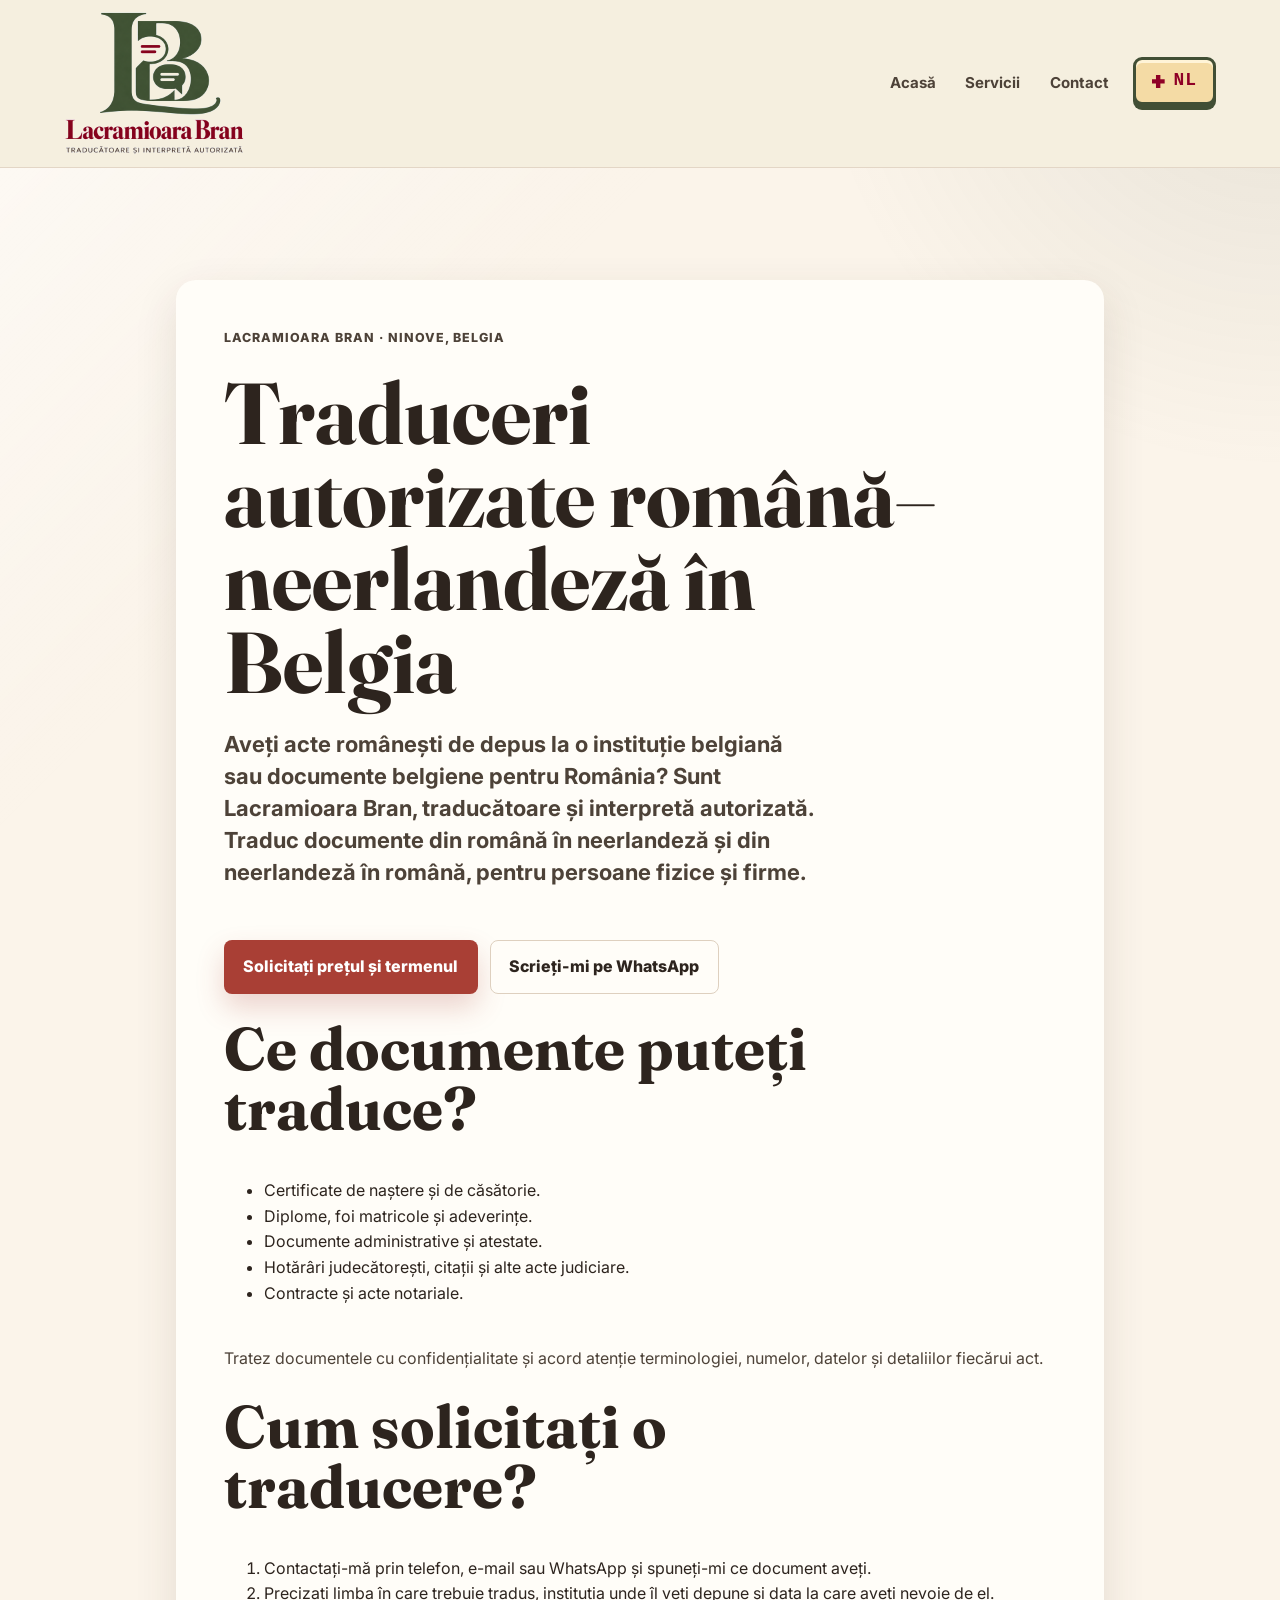
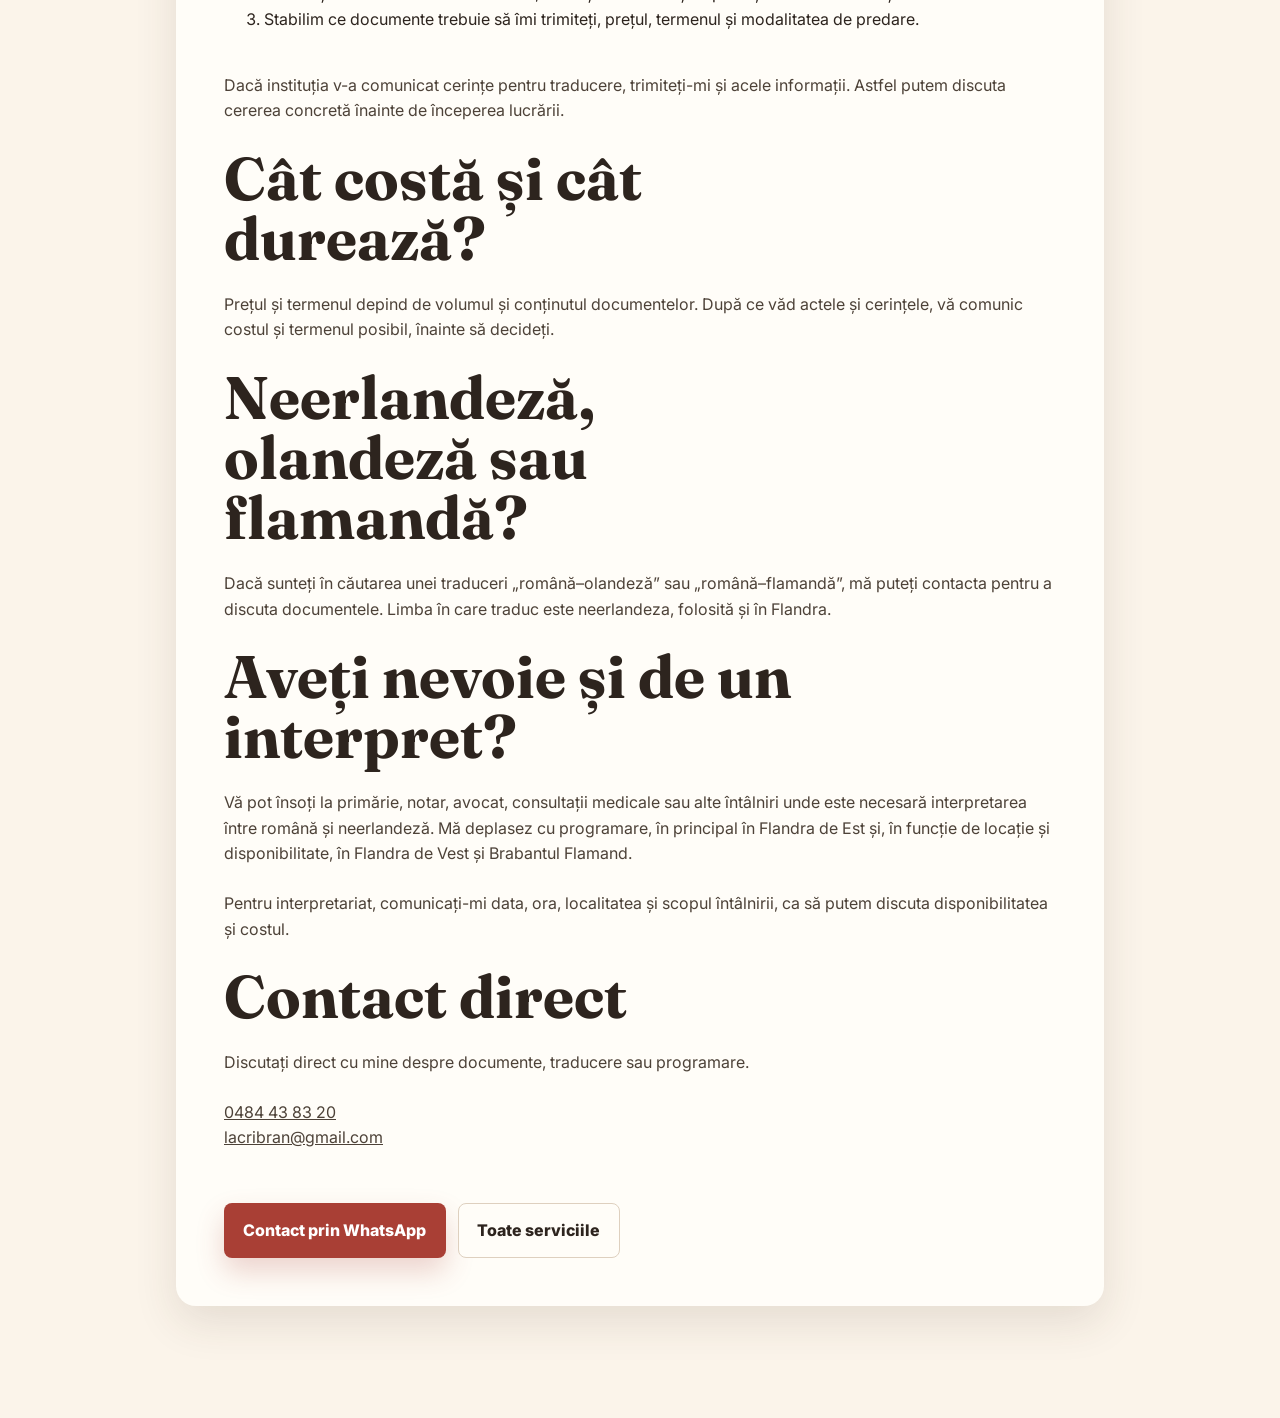
<file: traduceri-belgia.html>
<!doctype html>
<html lang="ro">
  <head>
    <meta charset="utf-8">
    <meta name="viewport" content="width=device-width, initial-scale=1">
    <title>Traduceri acte Belgia | Română-neerlandeză</title>
    <meta
      name="description"
      content="Traduceri autorizate pentru acte și documente în Belgia. Lacramioara Bran lucrează română-neerlandeză și neerlandeză-română."
    >
    <meta name="theme-color" content="#fbf4ea">
    <meta name="robots" content="index, follow">
    <link rel="canonical" href="https://www.traduceri-belgia.be/traduceri-belgia.html">
    <link rel="alternate" hreflang="ro" href="https://www.traduceri-belgia.be/traduceri-belgia.html">
    <link rel="alternate" hreflang="nl" href="https://www.traduceri-belgia.be/vertaler-nederlands-roemeens.html">
    <link rel="icon" href="/favicon.svg" type="image/svg+xml">
    <link rel="preconnect" href="https://fonts.googleapis.com">
    <link rel="preconnect" href="https://fonts.gstatic.com" crossorigin>
    <link href="https://fonts.googleapis.com/css2?family=Fraunces:opsz,wght@9..144,600;9..144,700&family=Inter:wght@400;500;600;700;800&display=swap" rel="stylesheet">
    <link rel="stylesheet" href="/assets/css/main.css?v=20261018-logo">
    <meta property="og:site_name" content="Lacramioara Bran">
    <meta property="og:title" content="Traduceri acte Belgia | Română-neerlandeză">
    <meta property="og:description" content="Traduceri autorizate pentru acte, certificate, diplome și documente administrative în Belgia.">
    <meta property="og:type" content="website">
    <meta property="og:url" content="https://www.traduceri-belgia.be/traduceri-belgia.html">
    <meta property="og:image" content="https://www.traduceri-belgia.be/assets/images/og-ro.jpg">
    <meta property="og:image:width" content="1200">
    <meta property="og:image:height" content="630">
    <meta property="og:locale" content="ro_RO">
    <meta name="twitter:card" content="summary_large_image">
    <meta name="twitter:image" content="https://www.traduceri-belgia.be/assets/images/og-ro.jpg">
    <script type="application/ld+json">
      {
        "@context": "https://schema.org",
        "@type": "ProfessionalService",
        "name": "Lacramioara Bran",
        "url": "https://www.traduceri-belgia.be/traduceri-belgia.html",
        "image": "https://www.traduceri-belgia.be/assets/images/og-ro.jpg",
        "telephone": "+32484438320",
        "email": "lacribran@gmail.com",
        "areaServed": ["Belgia", "Bruxelles", "Gent", "Aalst", "Ninove", "online"],
        "knowsLanguage": ["ro", "nl"],
        "description": "Traducător autorizat pentru traduceri acte Belgia, română-neerlandeză și neerlandeză-română.",
        "serviceType": ["Traduceri acte Belgia", "Traduceri autorizate", "Traduceri română-neerlandeză"]
      }
    </script>
  </head>
  <body>
    <header class="site-header">
      <div class="header-inner">
        <a class="brand" href="/" aria-label="Acasă">
          <img
  class="brand-logo"
  src="/assets/images/lacramioara-logo-ro.png"
  alt="Lacramioara Bran — traducătoare și interpretă autorizată"
  width="1254"
  height="1254"
  decoding="async"
  fetchpriority="high"
>
        </a>
        <nav class="site-nav" aria-label="Navigație">
          <a href="/">Acasă</a>
          <a href="/#servicii">Servicii</a>
          <a href="/#contact">Contact</a>
          <a class="language-switch" href="/vertaler-nederlands-roemeens.html" hreflang="nl" lang="nl">NL</a>
        </nav>
      </div>
    </header>

    <main class="landing-main">
      <article class="landing-card">
        <p class="eyebrow">Lacramioara Bran · Ninove, Belgia</p>
        <h1>Traduceri autorizate română–neerlandeză în Belgia</h1>
        <p class="lead">Aveți acte românești de depus la o instituție belgiană sau documente belgiene pentru România? Sunt Lacramioara Bran, traducătoare și interpretă autorizată. Traduc documente din română în neerlandeză și din neerlandeză în română, pentru persoane fizice și firme.</p>
        <div class="landing-actions">
          <a class="button button-primary" href="mailto:lacribran@gmail.com?subject=Cerere%20traducere">Solicitați prețul și termenul</a>
          <a class="button button-secondary" href="https://wa.me/32484438320">Scrieți-mi pe WhatsApp</a>
        </div>
        <h2>Ce documente puteți traduce?</h2>
        <ul>
          <li>Certificate de naștere și de căsătorie.</li>
          <li>Diplome, foi matricole și adeverințe.</li>
          <li>Documente administrative și atestate.</li>
          <li>Hotărâri judecătorești, citații și alte acte judiciare.</li>
          <li>Contracte și acte notariale.</li>
        </ul>
        <p>Tratez documentele cu confidențialitate și acord atenție terminologiei, numelor, datelor și detaliilor fiecărui act.</p>
        <h2>Cum solicitați o traducere?</h2>
        <ol>
          <li>Contactați-mă prin telefon, e-mail sau WhatsApp și spuneți-mi ce document aveți.</li>
          <li>Precizați limba în care trebuie tradus, instituția unde îl veți depune și data la care aveți nevoie de el.</li>
          <li>Stabilim ce documente trebuie să îmi trimiteți, prețul, termenul și modalitatea de predare.</li>
        </ol>
        <p>Dacă instituția v-a comunicat cerințe pentru traducere, trimiteți-mi și acele informații. Astfel putem discuta cererea concretă înainte de începerea lucrării.</p>
        <h2>Cât costă și cât durează?</h2>
        <p>Prețul și termenul depind de volumul și conținutul documentelor. După ce văd actele și cerințele, vă comunic costul și termenul posibil, înainte să decideți.</p>
        <h2>Neerlandeză, olandeză sau flamandă?</h2>
        <p>Dacă sunteți în căutarea unei traduceri „română–olandeză” sau „română–flamandă”, mă puteți contacta pentru a discuta documentele. Limba în care traduc este neerlandeza, folosită și în Flandra.</p>
        <h2>Aveți nevoie și de un interpret?</h2>
        <p>Vă pot însoți la primărie, notar, avocat, consultații medicale sau alte întâlniri unde este necesară interpretarea între română și neerlandeză. Mă deplasez cu programare, în principal în Flandra de Est și, în funcție de locație și disponibilitate, în Flandra de Vest și Brabantul Flamand.</p>
        <p>Pentru interpretariat, comunicați-mi data, ora, localitatea și scopul întâlnirii, ca să putem discuta disponibilitatea și costul.</p>
        <h2>Contact direct</h2>
        <p>Discutați direct cu mine despre documente, traducere sau programare.</p>
        <p><a href="tel:+32484438320">0484 43 83 20</a><br><a href="mailto:lacribran@gmail.com">lacribran@gmail.com</a></p>
        <div class="landing-actions">
          <a class="button button-primary" href="https://wa.me/32484438320">Contact prin WhatsApp</a>
          <a class="button button-secondary" href="/#servicii">Toate serviciile</a>
        </div>
      </article>
    </main>
  </body>
</html>
</file>
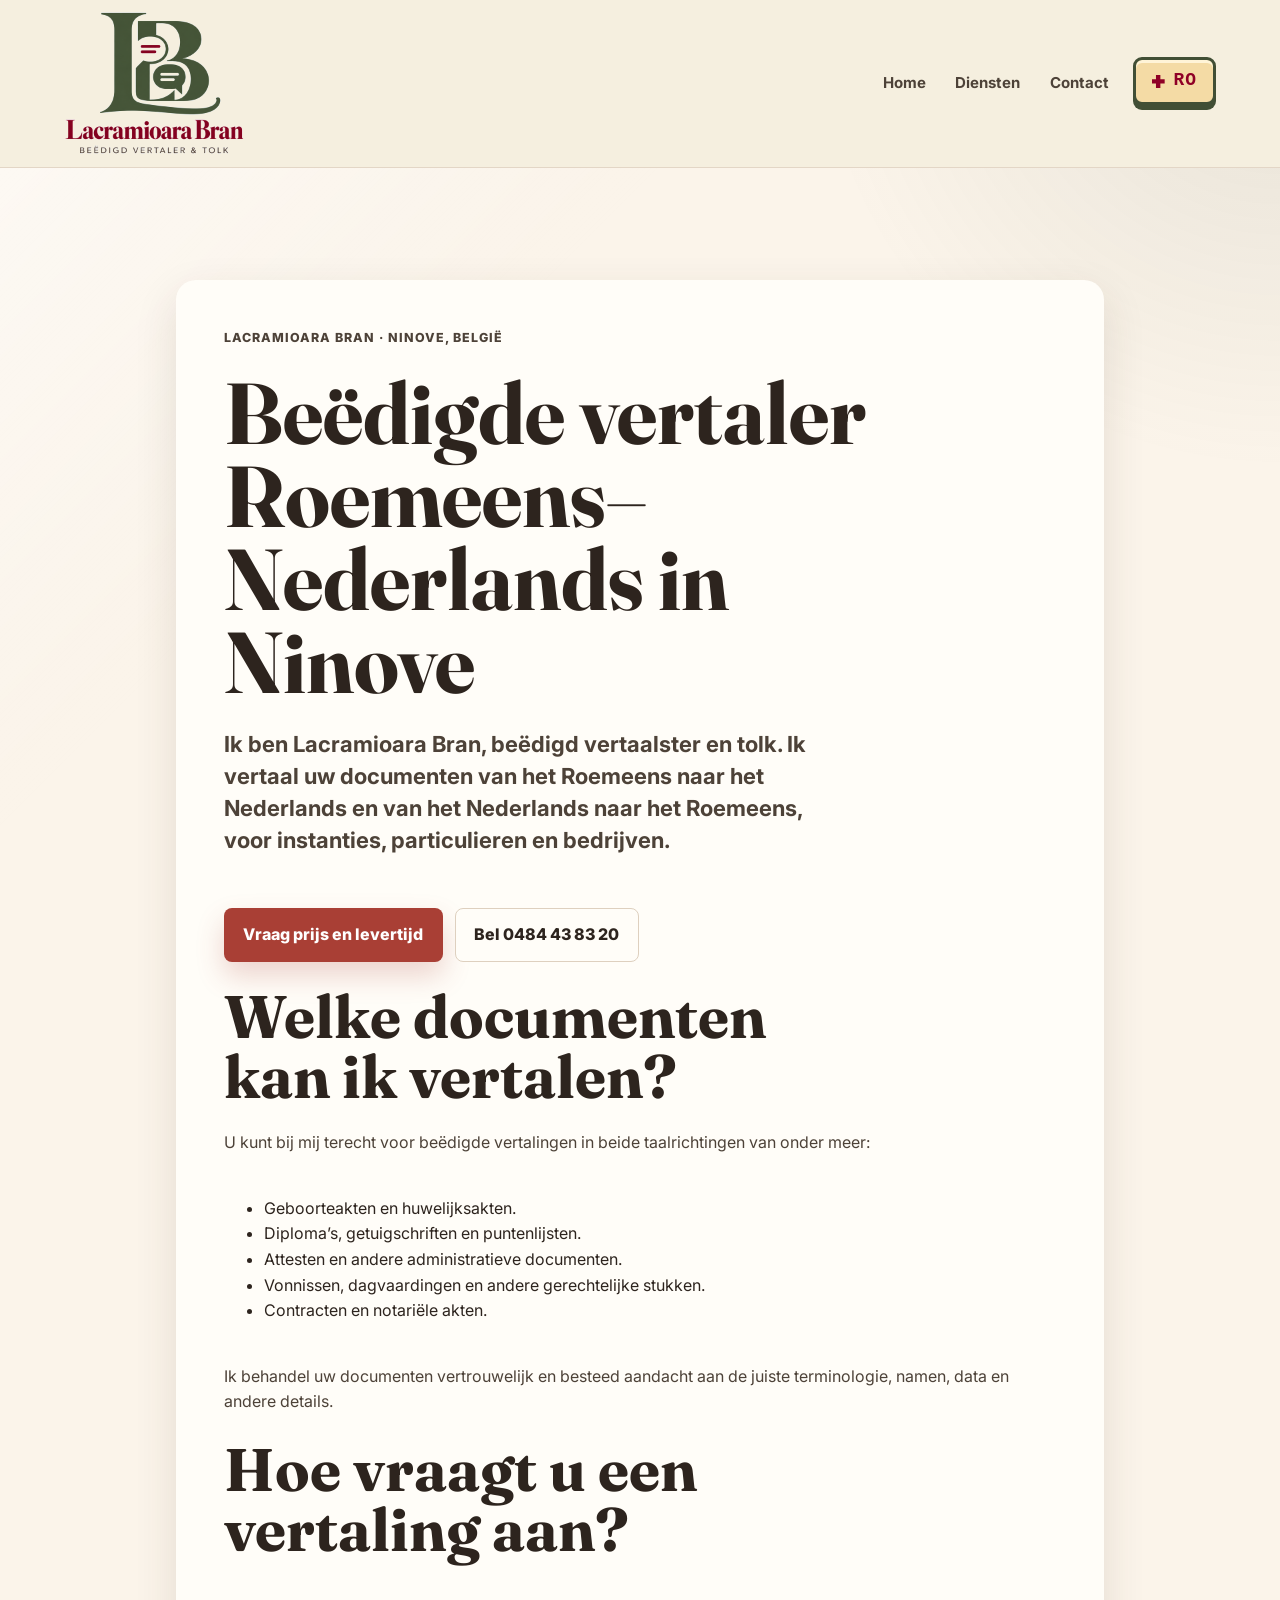
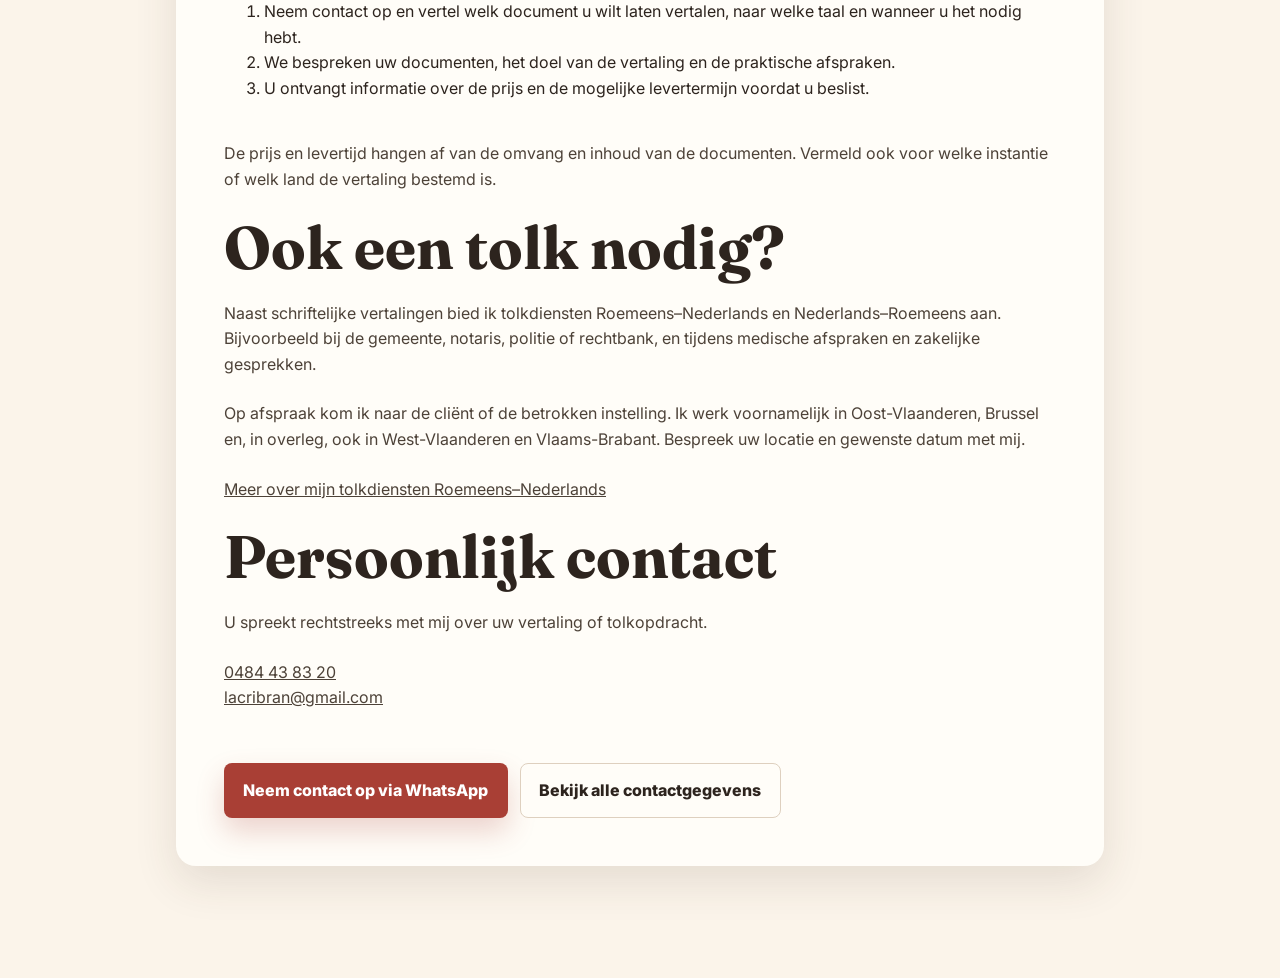
<file: vertaler-nederlands-roemeens.html>
<!doctype html>
<html lang="nl">
  <head>
    <meta charset="utf-8">
    <meta name="viewport" content="width=device-width, initial-scale=1">

    <title>Beëdigd vertaler Roemeens–Nederlands in Ninove | Lacramioara Bran</title>
    <meta
      name="description"
      content="Lacramioara Bran in Ninove: beëdigde vertalingen Roemeens–Nederlands en omgekeerd van akten, diploma’s en juridische documenten. Vraag prijs en levertijd."
    >
    <meta name="theme-color" content="#fbf4ea">
    <meta name="robots" content="index, follow">

    <link rel="canonical" href="https://www.traduceri-belgia.be/vertaler-nederlands-roemeens.html">
    <link rel="alternate" hreflang="nl" href="https://www.traduceri-belgia.be/vertaler-nederlands-roemeens.html">
    <link rel="alternate" hreflang="ro" href="https://www.traduceri-belgia.be/traduceri-belgia.html">
    <link rel="icon" href="/favicon.svg" type="image/svg+xml">
    <link rel="preconnect" href="https://fonts.googleapis.com">
    <link rel="preconnect" href="https://fonts.gstatic.com" crossorigin>
    <link href="https://fonts.googleapis.com/css2?family=Fraunces:opsz,wght@9..144,600;9..144,700&family=Inter:wght@400;500;600;700;800&display=swap" rel="stylesheet">
    <link rel="stylesheet" href="/assets/css/main.css?v=20261018-logo">

    <meta property="og:site_name" content="Lacramioara Bran">
    <meta property="og:title" content="Beëdigd vertaler Roemeens–Nederlands in Ninove">
    <meta property="og:description" content="Beëdigde vertalingen van akten, diploma’s en juridische documenten in beide richtingen. Persoonlijk contact met Lacramioara Bran voor prijs en levertijd.">
    <meta property="og:type" content="website">
    <meta property="og:url" content="https://www.traduceri-belgia.be/vertaler-nederlands-roemeens.html">
    <meta property="og:image" content="https://www.traduceri-belgia.be/assets/images/og-nl.jpg">
    <meta property="og:image:width" content="1200">
    <meta property="og:image:height" content="630">
    <meta property="og:locale" content="nl_BE">
    <meta name="twitter:card" content="summary_large_image">
    <meta name="twitter:image" content="https://www.traduceri-belgia.be/assets/images/og-nl.jpg">

    <script type="application/ld+json">
      {
        "@context": "https://schema.org",
        "@type": "ProfessionalService",
        "name": "Lacramioara Bran",
        "url": "https://www.traduceri-belgia.be/vertaler-nederlands-roemeens.html",
        "image": "https://www.traduceri-belgia.be/assets/images/og-nl.jpg",
        "telephone": "+32484438320",
        "email": "lacribran@gmail.com",
        "address": {
          "@type": "PostalAddress",
          "addressLocality": "Ninove",
          "postalCode": "9400",
          "addressCountry": "BE"
        },
        "areaServed": [
          "Oost-Vlaanderen",
          "West-Vlaanderen",
          "Vlaams-Brabant"
        ],
        "description": "Beëdigde vertalingen Roemeens–Nederlands en Nederlands–Roemeens. Ook tolkdiensten op afspraak.",
        "hasOfferCatalog": {
          "@type": "OfferCatalog",
          "name": "Vertalingen en tolkdiensten",
          "itemListElement": [
            {
              "@type": "Offer",
              "itemOffered": {
                "@type": "Service",
                "name": "Beëdigde vertaling Roemeens–Nederlands"
              }
            },
            {
              "@type": "Offer",
              "itemOffered": {
                "@type": "Service",
                "name": "Beëdigde vertaling Nederlands–Roemeens"
              }
            },
            {
              "@type": "Offer",
              "itemOffered": {
                "@type": "Service",
                "name": "Tolkdiensten Roemeens–Nederlands"
              }
            }
          ]
        }
      }
    </script>
  </head>

  <body>
    <header class="site-header">
      <div class="header-inner">
        <a class="brand" href="/nl/" aria-label="Nederlandse homepage">
          <img class="brand-logo" src="/assets/images/lacramioara-logo.png"
               alt="Lacramioara Bran — beëdigd vertaler &amp; tolk"
               width="1254" height="1254" decoding="async" fetchpriority="high">
        </a>

        <nav class="site-nav" aria-label="Navigatie">
          <a href="/nl/">Home</a>
          <a href="/nl/#diensten">Diensten</a>
          <a href="/nl/#contact">Contact</a>
          <a
            class="language-switch"
            href="/traduceri-belgia.html"
            hreflang="ro"
            lang="ro"
            aria-label="Pagina în română"
          >RO</a>
        </nav>
      </div>
    </header>

    <main class="landing-main">
      <article class="landing-card">
        <p class="eyebrow">Lacramioara Bran · Ninove, België</p>

        <h1>Beëdigde vertaler Roemeens–Nederlands in Ninove</h1>

        <p class="lead">
          Ik ben Lacramioara Bran, beëdigd vertaalster en tolk.
          Ik vertaal uw documenten van het Roemeens naar het Nederlands
          en van het Nederlands naar het Roemeens, voor instanties, particulieren
          en bedrijven.
        </p>

        <div class="landing-actions">
          <a
            class="button button-primary"
            href="mailto:lacribran@gmail.com?subject=Aanvraag%20be%C3%ABdigde%20vertaling"
          >Vraag prijs en levertijd</a>
          <a
            class="button button-secondary"
            href="tel:+32484438320"
          >Bel 0484 43 83 20</a>
        </div>

        <h2>Welke documenten kan ik vertalen?</h2>

        <p>
          U kunt bij mij terecht voor beëdigde vertalingen
          in beide taalrichtingen van onder meer:
        </p>

        <ul>
          <li>Geboorteakten en huwelijksakten.</li>
          <li>Diploma’s, getuigschriften en puntenlijsten.</li>
          <li>Attesten en andere administratieve documenten.</li>
          <li>Vonnissen, dagvaardingen en andere gerechtelijke stukken.</li>
          <li>Contracten en notariële akten.</li>
        </ul>

        <p>
          Ik behandel uw documenten vertrouwelijk en besteed aandacht
          aan de juiste terminologie, namen, data en andere details.
        </p>

        <h2>Hoe vraagt u een vertaling aan?</h2>

        <ol>
          <li>
            Neem contact op en vertel welk document u wilt laten
            vertalen, naar welke taal en wanneer u het nodig hebt.
          </li>
          <li>
            We bespreken uw documenten, het doel van de vertaling
            en de praktische afspraken.
          </li>
          <li>
            U ontvangt informatie over de prijs en de mogelijke
            levertermijn voordat u beslist.
          </li>
        </ol>

        <p>
          De prijs en levertijd hangen af van de omvang en inhoud
          van de documenten. Vermeld ook voor welke instantie
          of welk land de vertaling bestemd is.
        </p>

        <h2>Ook een tolk nodig?</h2>

        <p>
          Naast schriftelijke vertalingen bied ik tolkdiensten
          Roemeens–Nederlands en Nederlands–Roemeens aan.
          Bijvoorbeeld bij de gemeente, notaris, politie of rechtbank,
          en tijdens medische afspraken en zakelijke gesprekken.
        </p>

        <p>
          Op afspraak kom ik naar de cliënt of de betrokken instelling.
          Ik werk voornamelijk in Oost-Vlaanderen, Brussel en, in overleg,
          ook in West-Vlaanderen en Vlaams-Brabant.
          Bespreek uw locatie en gewenste datum met mij.
        </p>

        <p>
          <a href="/tolk-roemeens-nederlands.html">
            Meer over mijn tolkdiensten Roemeens–Nederlands
          </a>
        </p>

        <h2>Persoonlijk contact</h2>

        <p>
          U spreekt rechtstreeks met mij over uw vertaling
          of tolkopdracht.
        </p>

        <p>
          <a href="tel:+32484438320">0484 43 83 20</a><br>
          <a href="mailto:lacribran@gmail.com">lacribran@gmail.com</a>
        </p>

        <div class="landing-actions">
          <a
            class="button button-primary"
            href="https://wa.me/32484438320"
          >Neem contact op via WhatsApp</a>
          <a
            class="button button-secondary"
            href="/nl/#contact"
          >Bekijk alle contactgegevens</a>
        </div>
      </article>
    </main>
  </body>
</html>
</file>
<file: assets/css/main.css>
:root {
  --color-bg: #fbf4ea;
  --color-bg-muted: #f3e6d6;
  --color-surface: #fffdf8;
  --color-surface-elevated: #ffffff;
  --color-text: #2d241e;
  --color-text-soft: #4d4238;
  --color-text-muted: #74685c;
  --color-olive: #536246;
  --color-olive-dark: #384331;
  --color-red: #a93f35;
  --color-red-hover: #8e312a;
  --color-red-active: #752820;
  --color-border: #ded0bf;
  --color-border-hover: #bfae99;
  --color-focus: #1f6f78;
  --color-success: #3f6b4a;
  --color-warning: #a76a20;
  --color-error: #a6372d;
  --color-info: #3f6472;
  --color-disabled: #b8aea4;
  --font-display: "Fraunces", Georgia, serif;
  --font-body: "Inter", ui-sans-serif, system-ui, -apple-system,
    BlinkMacSystemFont, "Segoe UI", sans-serif;
  --space-1: 0.25rem;
  --space-2: 0.5rem;
  --space-3: 0.75rem;
  --space-4: 1rem;
  --space-5: 1.25rem;
  --space-6: 1.5rem;
  --space-7: 1.75rem;
  --space-8: 2rem;
  --space-10: 2.5rem;
  --space-12: 3rem;
  --space-16: 4rem;
  --space-20: 5rem;
  --radius-sm: 0.5rem;
  --radius-md: 0.875rem;
  --radius-lg: 1.25rem;
  --shadow-soft: 0 1rem 2.75rem rgb(62 48 35 / 12%);
  --shadow-card: 0 0.75rem 1.75rem rgb(62 48 35 / 8%);
  --max-page: 72rem;
  --max-text: 42rem;
  --header-height: 4.5rem;
}

* {
  box-sizing: border-box;
}

html {
  scroll-behavior: smooth;
  scroll-padding-top: var(--space-6);
}

body {
  margin: 0;
  background: var(--color-bg);
  color: var(--color-text);
  font-family: var(--font-body);
  font-size: 1rem;
  line-height: 1.6;
}

body::before {
  content: "";
  position: fixed;
  inset: 0;
  z-index: -1;
  background:
    linear-gradient(135deg, rgb(255 255 255 / 56%), transparent 38%),
    radial-gradient(
      circle at top right,
      rgb(83 98 70 / 12%),
      transparent 30%
    );
  pointer-events: none;
}

img,
picture {
  display: block;
  max-width: 100%;
}

a {
  color: inherit;
}

p,
h1,
h2,
h3 {
  overflow-wrap: anywhere;
}

:focus-visible {
  outline: 3px solid var(--color-focus);
  outline-offset: 4px;
}

/* Bovenbalk en logo */

.site-header {
  position: relative;
  z-index: 10;
  border-bottom: 1px solid rgb(222 208 191 / 78%);
  background: #f5efdf;
}

.header-inner {
  display: flex;
  align-items: center;
  justify-content: space-between;
  gap: 1.5rem;
  width: min(var(--max-page), calc(100% - 2rem));
  margin-inline: auto;
  padding-block: 0.65rem;
}

.brand {
  position: relative;
  display: block;
  width: 180px;
  height: 146px;
  flex: 0 0 180px;
  min-width: 0;
  overflow: hidden;
  isolation: isolate;
  background: #f5efdf;
  text-decoration: none;
}

.brand-logo {
  position: absolute;
  width: 216px;
  max-width: none;
  height: 216px;
  left: -18px;
  top: -37px;
  mix-blend-mode: darken;
}

.brand-mark {
  display: grid;
  width: 2.9rem;
  height: 2.9rem;
  flex: 0 0 auto;
  place-items: center;
  border-radius: 50%;
  background: var(--color-olive);
  color: var(--color-surface);
  font-weight: 800;
}

.brand-text {
  display: grid;
  gap: 0.05rem;
  min-width: 0;
}

.brand-name {
  color: var(--color-text);
  font-weight: 800;
  line-height: 1.15;
}

.brand-role {
  color: var(--color-text-muted);
  font-size: 0.82rem;
  font-weight: 600;
}

/* Navigatie */

.site-nav {
  display: flex;
  align-items: center;
  justify-content: flex-end;
  gap: clamp(0.5rem, 1.8vw, 1.15rem);
  color: var(--color-text-soft);
  font-size: 0.94rem;
  font-weight: 700;
}

.site-nav a {
  display: inline-flex;
  align-items: center;
  min-height: 2.75rem;
  border-radius: var(--radius-sm);
  padding: 0.45rem 0.35rem;
  text-decoration: none;
}

.site-nav a:hover {
  color: var(--color-olive-dark);
}

/* Retro NL/RO-knop */

.site-nav a.language-switch {
  display: inline-flex;
  justify-content: center;
  align-items: center;
  gap: 0.55rem;
  min-width: 5.2rem;
  min-height: 3rem;
  padding: 0.55rem 0.8rem;
  border: 3px solid #414f35;
  border-radius: 9px;
  background: #f4dba5;
  color: #8f0026;
  box-shadow:
    0 5px 0 #414f35,
    inset 0 3px 0 #fff4d7;
  font-family: ui-monospace, "Courier New", monospace;
  font-size: 1.12rem;
  font-weight: 900;
  line-height: 1;
  letter-spacing: 0.06em;
  text-decoration: none;
  transform: translateY(-2px);
  transition:
    transform 120ms ease,
    box-shadow 120ms ease,
    background-color 120ms ease;
}

.site-nav a.language-switch::before {
  content: "";
  width: 13px;
  height: 13px;
  flex: 0 0 13px;
  background: currentColor;
  clip-path: polygon(
    33% 0,
    67% 0,
    67% 33%,
    100% 33%,
    100% 67%,
    67% 67%,
    67% 100%,
    33% 100%,
    33% 67%,
    0 67%,
    0 33%,
    33% 33%
  );
}

.site-nav a.language-switch:hover {
  background: #ffe7b2;
  color: #8f0026;
  transform: translateY(-4px);
  box-shadow:
    0 7px 0 #414f35,
    inset 0 3px 0 #fff4d7;
}

.site-nav a.language-switch:active {
  transform: translateY(3px);
  box-shadow:
    0 0 0 #414f35,
    inset 0 2px 0 #dfc38d;
}

.site-nav a.language-switch:focus-visible {
  outline: 3px solid #8f0026;
  outline-offset: 7px;
}

/* Algemene pagina-indeling */

.section,
.hero,
.quick-contact,
.site-footer {
  width: min(var(--max-page), calc(100% - 2rem));
  margin-inline: auto;
}

.hero {
  display: grid;
  grid-template-columns: 1fr;
  gap: var(--space-8);
  padding-block: clamp(2.25rem, 7vw, 6.5rem);
}

.hero-content {
  display: grid;
  align-content: center;
  max-width: var(--max-text);
}

.eyebrow {
  margin: 0 0 var(--space-3);
  color: var(--color-olive-dark);
  font-size: 0.78rem;
  font-weight: 800;
  letter-spacing: 0.08em;
  text-transform: uppercase;
}

h1,
h2,
.statement {
  font-family: var(--font-display);
  font-weight: 700;
  letter-spacing: 0;
}

h1 {
  max-width: 11ch;
  margin: 0;
  color: var(--color-text);
  font-size: clamp(3rem, 15vw, 5.4rem);
  line-height: 0.96;
}

h2 {
  max-width: 15ch;
  margin: 0;
  color: var(--color-text);
  font-size: clamp(2.15rem, 9vw, 3.75rem);
  line-height: 1;
}

h3 {
  margin: 0;
  color: var(--color-text);
  font-size: 1.12rem;
  line-height: 1.25;
}

.lead {
  max-width: 37rem;
  margin: var(--space-6) 0 0;
  color: var(--color-text-soft);
  font-size: clamp(1.12rem, 3.4vw, 1.38rem);
  font-weight: 700;
  line-height: 1.45;
}

.hero-note {
  max-width: 37rem;
  margin: var(--space-5) 0 0;
  color: var(--color-text-muted);
  font-weight: 600;
}

/* Contactknoppen */

.hero-actions,
.contact-actions,
.landing-actions {
  display: flex;
  flex-wrap: wrap;
  gap: var(--space-3);
  margin-top: var(--space-7);
}

.button {
  display: inline-flex;
  align-items: center;
  justify-content: center;
  min-height: 3.25rem;
  padding: 0.85rem 1.15rem;
  border: 1px solid transparent;
  border-radius: var(--radius-sm);
  font-weight: 800;
  text-align: center;
  text-decoration: none;
  transition:
    transform 160ms ease,
    background-color 160ms ease,
    border-color 160ms ease,
    color 160ms ease,
    box-shadow 160ms ease;
}

.button:hover {
  transform: translateY(-1px);
}

.button:active {
  transform: translateY(0);
}

.button-primary {
  background: var(--color-red);
  box-shadow: 0 0.85rem 1.75rem rgb(169 63 53 / 22%);
  color: #ffffff;
}

.button-primary:hover,
.button-primary:focus-visible {
  background: var(--color-red-hover);
}

.button-primary:active {
  background: var(--color-red-active);
}

.button-secondary {
  border-color: var(--color-border);
  background: var(--color-surface);
  color: var(--color-text);
}

.button-secondary:hover,
.button-secondary:focus-visible {
  border-color: var(--color-border-hover);
  background: #ffffff;
}

/* Portretfoto */

.hero-media {
  align-self: center;
  justify-self: center;
  width: min(100%, 34rem);
  margin: 0;
}

.hero-frame {
  aspect-ratio: 4 / 5;
  overflow: hidden;
  border: 1px solid var(--color-border);
  border-radius: var(--radius-lg);
  background: var(--color-surface);
  box-shadow: var(--shadow-soft);
}

.hero-frame picture {
  width: 100%;
  height: 100%;
}

.hero-image {
  width: 100%;
  height: 100%;
  object-fit: cover;
  object-position: 50% 50%;
}

.photo-caption {
  margin-top: var(--space-3);
  color: var(--color-text-muted);
  font-size: 0.95rem;
  font-weight: 800;
}

/* Snelle contactgegevens */

.quick-contact {
  display: grid;
  gap: 1px;
  overflow: hidden;
  border: 1px solid var(--color-border);
  border-radius: var(--radius-md);
  background: var(--color-border);
  box-shadow: var(--shadow-card);
}

.quick-contact a,
.quick-contact span {
  display: grid;
  min-height: 4.6rem;
  place-items: center;
  padding: var(--space-4);
  background: var(--color-surface);
  color: var(--color-text);
  font-weight: 800;
  text-align: center;
  text-decoration: none;
}

.quick-contact a:hover {
  color: var(--color-red-hover);
}

/* Secties en diensten */

.section {
  padding-block: clamp(3.5rem, 9vw, 6.5rem);
}

.section-header {
  display: grid;
  gap: var(--space-4);
  max-width: 46rem;
  margin-bottom: var(--space-8);
}

.section-header p {
  margin: 0;
  color: var(--color-text-soft);
  font-size: 1.08rem;
}

.services-grid,
.process-grid {
  display: grid;
  gap: var(--space-4);
}

.card {
  border: 1px solid var(--color-border);
  border-radius: var(--radius-md);
  background: rgb(255 253 248 / 84%);
  box-shadow: var(--shadow-card);
}

.service-card {
  display: grid;
  gap: var(--space-4);
  padding: var(--space-6);
}

.service-card p,
.process-card p,
.about-copy p,
.faq-item p,
.landing-card p {
  margin: 0;
  color: var(--color-text-soft);
}

.service-list {
  display: grid;
  gap: var(--space-2);
  margin: 0;
  padding: 0;
  color: var(--color-text-soft);
  list-style: none;
}

.service-list li {
  position: relative;
  padding-left: 1.35rem;
}

.service-list li::before {
  content: "";
  position: absolute;
  top: 0.68rem;
  left: 0;
  width: 0.42rem;
  height: 0.42rem;
  border-radius: 50%;
  background: var(--color-olive);
}

/* Over mij */

.about-panel {
  display: grid;
  gap: var(--space-8);
  padding: clamp(1.4rem, 4vw, 2.25rem);
  border-radius: var(--radius-lg);
  background:
    linear-gradient(
      135deg,
      rgb(255 255 255 / 82%),
      rgb(255 253 248 / 72%)
    ),
    var(--color-surface);
}

.statement {
  margin: 0;
  color: var(--color-olive-dark);
  font-size: clamp(1.8rem, 7vw, 3rem);
  line-height: 1.08;
}

.about-copy {
  display: grid;
  gap: var(--space-4);
}

.trust-list {
  display: grid;
  gap: var(--space-3);
  margin: 0;
  padding: 0;
  list-style: none;
}

.trust-list li {
  border-left: 3px solid var(--color-olive);
  padding-left: var(--space-4);
  color: var(--color-text-soft);
  font-weight: 700;
}

/* Werkwijze */

.process-card {
  display: grid;
  gap: var(--space-3);
  padding: var(--space-5);
}

.step-number {
  display: grid;
  width: 2.4rem;
  height: 2.4rem;
  place-items: center;
  border-radius: 50%;
  background: var(--color-olive);
  color: var(--color-surface);
  font-weight: 800;
}

/* Veelgestelde vragen */

.faq-list {
  display: grid;
  gap: var(--space-3);
}

.faq-item {
  overflow: hidden;
  border: 1px solid var(--color-border);
  border-radius: var(--radius-md);
  background: var(--color-surface);
}

.faq-item[open] {
  border-color: rgb(83 98 70 / 48%);
  box-shadow: var(--shadow-card);
}

.faq-item summary {
  display: flex;
  align-items: center;
  justify-content: space-between;
  gap: var(--space-4);
  padding: var(--space-5);
  color: var(--color-text);
  font-weight: 800;
  cursor: pointer;
  list-style: none;
}

.faq-item summary::-webkit-details-marker {
  display: none;
}

.faq-item summary::after {
  content: "+";
  display: grid;
  min-width: 1.75rem;
  height: 1.75rem;
  place-items: center;
  border-radius: 50%;
  background: var(--color-bg-muted);
  color: var(--color-olive-dark);
  font-weight: 800;
}

.faq-item[open] summary {
  color: var(--color-olive-dark);
}

.faq-item[open] summary::after {
  content: "−";
}

.faq-item p {
  padding: 0 var(--space-5) var(--space-5);
}

/* Contactsectie */

.contact-section {
  padding-bottom: clamp(4rem, 9vw, 7rem);
}

.contact-panel {
  display: grid;
  gap: var(--space-6);
  padding: clamp(1.5rem, 5vw, 2.5rem);
  border-radius: var(--radius-lg);
  background: var(--color-surface-elevated);
  box-shadow: var(--shadow-soft);
}

.contact-lines {
  display: grid;
  gap: var(--space-3);
}

.contact-line {
  display: grid;
  gap: var(--space-1);
  padding: var(--space-4);
  border: 1px solid var(--color-border);
  border-radius: var(--radius-sm);
  background: var(--color-bg);
  text-decoration: none;
}

.contact-line span {
  color: var(--color-text-muted);
  font-size: 0.82rem;
  font-weight: 800;
  text-transform: uppercase;
}

.contact-line strong {
  color: var(--color-text);
  font-size: clamp(1.08rem, 4vw, 1.35rem);
}

/* Voettekst */

.site-footer {
  display: flex;
  flex-direction: column;
  gap: var(--space-3);
  padding-block: var(--space-8);
  border-top: 1px solid var(--color-border);
  color: var(--color-text-muted);
}

.footer-links {
  display: flex;
  flex-wrap: wrap;
  gap: var(--space-4);
}

.site-footer a {
  display: inline-flex;
  align-items: center;
  min-height: 2.75rem;
  color: var(--color-red-hover);
  font-weight: 800;
  text-decoration: none;
}

/* Aparte dienstenpagina's */

.landing-main {
  width: min(58rem, calc(100% - 2rem));
  margin-inline: auto;
  padding-block: clamp(3rem, 10vw, 7rem);
}

.landing-card {
  display: grid;
  gap: var(--space-6);
  padding: clamp(1.5rem, 5vw, 3rem);
  border-radius: var(--radius-lg);
  background: var(--color-surface);
  box-shadow: var(--shadow-soft);
}

.landing-card h1 {
  max-width: 13ch;
}

/* Tablet */

@media (min-width: 44rem) {
  .quick-contact {
    grid-template-columns: repeat(2, minmax(0, 1fr));
  }

  .services-grid,
  .process-grid {
    grid-template-columns: repeat(2, minmax(0, 1fr));
  }
}

/* Desktop */

@media (min-width: 58rem) {
  .hero {
    grid-template-columns:
      minmax(0, 0.95fr)
      minmax(22rem, 0.82fr);
    align-items: center;
  }

  .hero-media {
    order: 2;
    justify-self: end;
  }

  .hero-frame {
    aspect-ratio: 12 / 13;
  }

  .hero-image {
    object-position: 50% 50%;
  }

  .quick-contact {
    grid-template-columns: repeat(4, minmax(0, 1fr));
  }

  .services-grid {
    grid-template-columns: repeat(3, minmax(0, 1fr));
  }

  .about-panel,
  .contact-panel {
    grid-template-columns:
      minmax(0, 0.82fr)
      minmax(20rem, 1fr);
    align-items: start;
  }
}

@media (max-width: 63.99rem) and (min-width: 48rem) {
  .site-nav {
    flex-wrap: wrap;
  }
}

/* Mobiel */

@media (max-width: 47.99rem) {
  .hero-media {
    order: -1;
  }

  .header-inner {
    align-items: center;
    flex-direction: column;
    gap: 0.75rem;
  }

  .brand {
    flex: 0 0 146px;
  }

  .site-nav {
    display: grid;
    grid-template-columns: repeat(3, minmax(0, 1fr));
    width: 100%;
    gap: var(--space-2);
    overflow: visible;
    padding-bottom: 0.5rem;
    font-size: 0.88rem;
  }

  .brand-role {
    display: none;
  }

  .site-nav a {
    justify-content: center;
    text-align: center;
  }

  .site-nav a.language-switch {
    min-width: 0;
    justify-self: center;
    width: 5.2rem;
  }

  .hero-actions,
  .contact-actions,
  .landing-actions,
  .button {
    width: 100%;
  }
}

/* Minder beweging voor bezoekers die dit instellen */

@media (prefers-reduced-motion: reduce) {
  *,
  *::before,
  *::after {
    scroll-behavior: auto !important;
    transition-duration: 0.01ms !important;
    animation-duration: 0.01ms !important;
    animation-iteration-count: 1 !important;
  }

  .site-nav a.language-switch {
    transition: none;
  }
}
</file>
